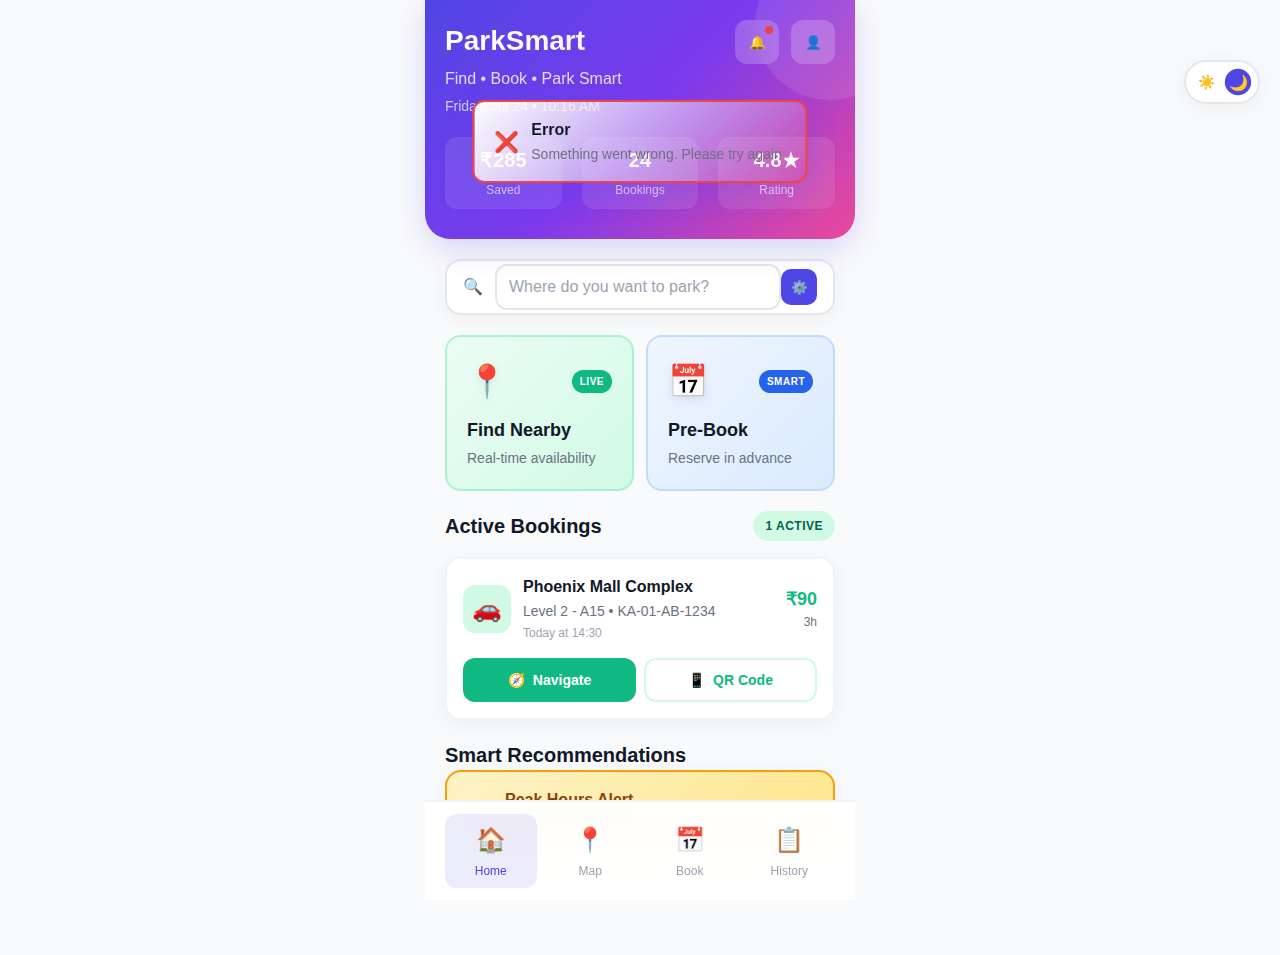
<file: index.html>
<!DOCTYPE html>
<html lang="en">
<head>
  <meta charset="UTF-8" />
  <meta name="viewport" content="width=device-width, initial-scale=1.0" />
  <title>ParkSmart - Smart Parking App</title>
  <link rel="stylesheet" href="style.css" />
  <link rel="icon" href="favicon.png" type="image/png" />
</head>
<body>
  
<!-- Dark Mode Toggle -->
<div class="theme-toggle" onclick="toggleTheme()">
<div class="theme-icon inactive" id="light-icon">☀️</div>
<div class="theme-icon active" id="dark-icon">🌙</div>
</div>
<!-- Toast Notification -->
<div class="toast" id="toast">
<div class="toast-icon" id="toast-icon">✅</div>
<div class="toast-content">
<div class="toast-title" id="toast-title">Success!</div>
<div class="toast-message" id="toast-message">Action completed successfully</div>
</div>
</div>
<div class="app-container">
<!-- Header -->
<header class="header">
<div class="header-content">
<div>
<h1 class="header-title">ParkSmart</h1>
<p class="header-subtitle">Find • Book • Park Smart</p>
<p class="header-time" id="currentTime"></p>
</div>
<div class="header-icons">
<button class="icon-btn" onclick="showNotifications()">
<span>🔔</span>
<div class="notification-dot"></div>
</button>
<button class="icon-btn" onclick="showView('profile')">
<span>👤</span>
</button>
</div>
</div>
<div class="stats-grid">
<div class="stat-item">
<span class="stat-value" id="totalSaved">₹285</span>
<span class="stat-label">Saved</span>
</div>
<div class="stat-item">
<span class="stat-value" id="totalBookings">24</span>
<span class="stat-label">Bookings</span>
</div>
<div class="stat-item">
<span class="stat-value" id="userRating">4.8★</span>
<span class="stat-label">Rating</span>
</div>
</div>
</header>
<!-- Search Bar -->
<div class="search-container">
<div class="search-bar">
<span>🔍</span>
<input class="search-input" id="searchInput" placeholder="Where do you want to park?" type="text"/>
<button class="filter-btn" onclick="showFilters()">⚙️</button>
</div>
</div>
<!-- Quick Actions -->
<div class="quick-actions">
<div class="action-card find" onclick="showView('map')">
<div class="action-header">
<span class="action-icon">📍</span>
<span class="action-badge">Live</span>
</div>
<h3 class="action-title">Find Nearby</h3>
<p class="action-subtitle">Real-time availability</p>
</div>
<div class="action-card book" onclick="showView('booking')">
<div class="action-header">
<span class="action-icon">📅</span>
<span class="action-badge smart">Smart</span>
</div>
<h3 class="action-title">Pre-Book</h3>
<p class="action-subtitle">Reserve in advance</p>
</div>
</div>
<!-- Main Content Views -->
<div id="dashboard-view">
<!-- Active Bookings -->
<div class="section">
<div class="section-header">
<h2 class="section-title">Active Bookings</h2>
<span class="status-badge" id="activeBookingsCount">1 Active</span>
</div>
<div id="activeBookingsList">
<!-- Active bookings will be populated here -->
</div>
</div>
<!-- Smart Recommendations -->
<div class="section">
<h2 class="section-title">Smart Recommendations</h2>
<div class="booking-card smart-recommendation" style="background: linear-gradient(135deg, #FEF3C7, #FDE68A); border-color: #F59E0B;">
<div style="display: flex; align-items: center; gap: 12px;">
<span style="font-size: 24px;">⚡</span>
<div>
<div class="booking-location" style="color: #92400E;">Peak Hours Alert</div>
<div class="booking-spot" style="color: #B45309;">Book early for 2-4 PM slots to save 15%</div>
</div>
</div>
</div>
</div>
</div>
<!-- Map View -->
<div class="hidden" id="map-view">
<div class="section">
<div style="background: linear-gradient(135deg, #DBEAFE, #E0E7FF); height: 250px; border-radius: 16px; display: flex; flex-direction: column; align-items: center; justify-content: center; margin-bottom: 20px; position: relative;">
<span style="font-size: 64px; margin-bottom: 16px;">🗺️</span>
<h3 style="font-size: 18px; font-weight: bold; color: #1E40AF; margin-bottom: 8px;">Interactive Map</h3>
<p style="color: #3730A3;">Real-time parking availability</p>
<!-- Mock Markers -->
<div style="position: absolute; top: 20px; left: 20px; background: #10B981; color: white; padding: 8px 12px; border-radius: 12px; font-size: 12px; font-weight: bold;">
                        18 Available
                    </div>
<div style="position: absolute; top: 60px; right: 30px; background: #F59E0B; color: white; padding: 8px 12px; border-radius: 12px; font-size: 12px; font-weight: bold;">
                        12 Available
                    </div>
<div style="position: absolute; bottom: 40px; left: 50px; background: #EF4444; color: white; padding: 8px 12px; border-radius: 12px; font-size: 12px; font-weight: bold;">
                        Full
                    </div>
</div>
<!-- Parking Spots List -->
<div id="parking-spots">
<!-- Spots will be dynamically generated -->
</div>
</div>
</div>
<!-- Booking View -->
<div class="hidden" id="booking-view">
<div class="section">
<h2 class="section-title">Smart Booking</h2>
<div class="booking-card">
<h3 style="margin-bottom: 16px; font-size: 18px; font-weight: bold;">Booking Details</h3>
<div style="margin-bottom: 16px;">
<label style="display: block; margin-bottom: 8px; font-weight: 600; color: var(--text-primary);">Selected Location</label>
<div style="background: #EFF6FF; border: 2px solid #BFDBFE; padding: 16px; border-radius: 12px;">
<div id="selectedLocation" style="font-weight: bold; color: #1E40AF;">Phoenix Mall Complex</div>
<div id="selectedAddress" style="font-size: 14px; color: #3730A3;">Velachery Main Road, Chennai</div>
<div id="selectedPrice" style="font-size: 18px; font-weight: bold; color: #4F46E5; margin-top: 8px;">₹30/hour</div>
</div>
</div>
<div style="display: grid; grid-template-columns: 1fr 1fr; gap: 16px; margin-bottom: 16px;">
<div>
<label style="display: block; margin-bottom: 8px; font-weight: 600; color: var(--text-primary);">Date</label>
<input id="bookingDate" style="width: 100%; padding: 12px; border: 2px solid var(--border-primary); border-radius: 12px; font-size: 16px; background: var(--bg-secondary); color: var(--text-primary);" type="date"/>
</div>
<div>
<label style="display: block; margin-bottom: 8px; font-weight: 600; color: var(--text-primary);">Time</label>
<input id="bookingTime" style="width: 100%; padding: 12px; border: 2px solid var(--border-primary); border-radius: 12px; font-size: 16px; background: var(--bg-secondary); color: var(--text-primary);" type="time"/>
</div>
</div>
<div style="margin-bottom: 20px;">
<label style="display: block; margin-bottom: 8px; font-weight: 600; color: var(--text-primary);">Duration</label>
<div id="durationButtons" style="display: grid; grid-template-columns: repeat(5, 1fr); gap: 8px;">
<button class="duration-btn active" data-duration="1">1h</button>
<button class="duration-btn" data-duration="2">2h</button>
<button class="duration-btn" data-duration="3">3h</button>
<button class="duration-btn" data-duration="4">4h</button>
<button class="duration-btn" data-duration="8">8h</button>
</div>
</div>
<button class="book-btn" id="completeBookingBtn" onclick="showBookingSuccess()">
                        Complete Booking - ₹82
                    </button>
</div>
</div>
</div>
<!-- Profile View -->
<div class="hidden" id="profile-view">
<div class="section">
<div style="background: var(--gradient-primary); color: white; padding: 24px; border-radius: 16px; margin-bottom: 20px;">
<div style="display: flex; align-items: center; gap: 16px; margin-bottom: 20px;">
<div style="width: 64px; height: 64px; background: rgba(255,255,255,0.2); border-radius: 50%; display: flex; align-items: center; justify-content: center; font-size: 32px;">
                            👤
                        </div>
<div>
<h2 id="userName" style="font-size: 24px; font-weight: bold; margin-bottom: 4px;">Rajesh Kumar</h2>
<p style="opacity: 0.8;">Premium Member</p>
<p style="opacity: 0.7; font-size: 14px;">Member since Jan 2024</p>
</div>
</div>
<div style="display: grid; grid-template-columns: repeat(3, 1fr); gap: 16px; text-align: center; border-top: 1px solid rgba(255,255,255,0.2); padding-top: 16px;">
<div>
<div id="profileTotalBookings" style="font-size: 20px; font-weight: bold;">28</div>
<div style="font-size: 12px; opacity: 0.7;">Total Bookings</div>
</div>
<div>
<div id="profileTotalSpent" style="font-size: 20px; font-weight: bold;">₹2,450</div>
<div style="font-size: 12px; opacity: 0.7;">Total Spent</div>
</div>
<div>
<div id="profileRating" style="font-size: 20px; font-weight: bold;">4.9★</div>
<div style="font-size: 12px; opacity: 0.7;">Your Rating</div>
</div>
</div>
</div>
<h2 class="section-title" style="margin-bottom: 16px;">Recent Bookings</h2>
<div id="recentBookingsList">
<!-- Recent bookings will be populated here -->
</div>
</div>
</div>
<!-- History View -->
<div class="hidden" id="history-view">
<div class="section">
<h2 class="section-title">Booking History</h2>
<div id="historyList">
<!-- History will be populated here -->
</div>
</div>
</div>
</div>
<!-- Bottom Navigation -->
<nav class="bottom-nav">
<div class="nav-item active" id="nav-dashboard" onclick="showView('dashboard')">
<div class="nav-icon">🏠</div>
<div class="nav-label">Home</div>
</div>
<div class="nav-item" id="nav-map" onclick="showView('map')">
<div class="nav-icon">📍</div>
<div class="nav-label">Map</div>
</div>
<div class="nav-item" id="nav-booking" onclick="showView('booking')">
<div class="nav-icon">📅</div>
<div class="nav-label">Book</div>
</div>
<div class="nav-item" id="nav-history" onclick="showView('history')">
<div class="nav-icon">📋</div>
<div class="nav-label">History</div>
</div>
</nav>
<!-- Success Modal -->
<div class="modal" id="successModal">
<div class="modal-content">
<div class="success-icon">
<span>✅</span>
</div>
<h3 class="modal-title">Booking Confirmed!</h3>
<p class="modal-text">Your parking spot has been reserved successfully. You'll receive a confirmation via SMS and email.</p>
<button class="btn btn-primary" onclick="closeModal()" style="width: 100%;">
                Great! Thanks
            </button>
</div>
</div>
<script>
        // ===== APPLICATION STATE =====
        let currentView = 'dashboard';
        let currentTheme = 'light';
        let selectedDuration = 1;
        let bookingData = {
            location: 'Phoenix Mall Complex',
            address: 'Velachery Main Road, Chennai',
            price: 30,
            date: '',
            time: '',
            duration: 1
        };

        // ===== SAMPLE DATA =====
        const parkingSpots = [
            {
                id: 1,
                name: 'Phoenix Mall Complex',
                address: 'Velachery Main Road, Chennai',
                price: 30,
                available: 18,
                total: 50,
                distance: '0.2 km',
                amenities: ['CCTV', 'Security', 'Covered', 'EV Charging'],
                rating: 4.8
            },
            {
                id: 2,
                name: 'Express Avenue Mall',
                address: 'Royapettah, Chennai',
                price: 35,
                available: 12,
                total: 40,
                distance: '0.5 km',
                amenities: ['CCTV', 'Security', 'Valet'],
                rating: 4.6
            },
            {
                id: 3,
                name: 'Forum Vijaya Mall',
                address: 'Vadapalani, Chennai',
                price: 25,
                available: 0,
                total: 30,
                distance: '0.8 km',
                amenities: ['CCTV', 'Covered'],
                rating: 4.4
            },
            {
                id: 4,
                name: 'VR Chennai',
                address: 'Anna Nagar, Chennai',
                price: 40,
                available: 25,
                total: 60,
                distance: '1.2 km',
                amenities: ['CCTV', 'Security', 'Covered', 'EV Charging', 'Valet'],
                rating: 4.9
            }
        ];

        const activeBookings = [
            {
                id: 1,
                location: 'Phoenix Mall Complex',
                spot: 'Level 2 - A15',
                vehicle: 'KA-01-AB-1234',
                time: 'Today at 14:30',
                amount: 90,
                duration: '3h',
                status: 'active'
            }
        ];

        const bookingHistory = [
            {
                id: 1,
                location: 'Phoenix Mall Complex',
                spot: 'Level 2 - A15',
                duration: '3 hours',
                date: 'Jan 15, 2024',
                amount: 90,
                status: 'completed'
            },
            {
                id: 2,
                location: 'Express Avenue Mall',
                spot: 'Level 1 - B08',
                duration: '2 hours',
                date: 'Jan 12, 2024',
                amount: 70,
                status: 'completed'
            },
            {
                id: 3,
                location: 'Forum Vijaya Mall',
                spot: 'Ground - C12',
                duration: '4 hours',
                date: 'Jan 10, 2024',
                amount: 100,
                status: 'completed'
            }
        ];

        // ===== INITIALIZATION =====
        document.addEventListener('DOMContentLoaded', function() {
            initializeApp();
        });

        function initializeApp() {
            updateCurrentTime();
            setInterval(updateCurrentTime, 1000);
            
            // Set current date and time for booking
            const now = new Date();
            const today = now.toISOString().split('T')[0];
            const currentTime = now.toTimeString().slice(0, 5);
            
            document.getElementById('bookingDate').value = today;
            document.getElementById('bookingTime').value = currentTime;
            
            // Initialize views
            renderActiveBookings();
            renderParkingSpots();
            renderRecentBookings();
            renderBookingHistory();
            
            // Initialize duration buttons
            initializeDurationButtons();
            
            // Initialize search functionality
            initializeSearch();
            
            // Load saved theme
            loadTheme();
        }

        // ===== TIME MANAGEMENT =====
        function updateCurrentTime() {
            const now = new Date();
            const timeString = now.toLocaleTimeString('en-US', { 
                hour: '2-digit', 
                minute: '2-digit',
                hour12: true 
            });
            const dateString = now.toLocaleDateString('en-US', { 
                weekday: 'long',
                month: 'short',
                day: 'numeric'
            });
            
            document.getElementById('currentTime').textContent = `${dateString} • ${timeString}`;
        }

        // ===== THEME MANAGEMENT =====
        function toggleTheme() {
            currentTheme = currentTheme === 'light' ? 'dark' : 'light';
            applyTheme();
            saveTheme();
        }

        function applyTheme() {
            document.body.setAttribute('data-theme', currentTheme);
            
            const lightIcon = document.getElementById('light-icon');
            const darkIcon = document.getElementById('dark-icon');
            
            if (currentTheme === 'dark') {
                lightIcon.classList.add('active');
                lightIcon.classList.remove('inactive');
                darkIcon.classList.add('inactive');
                darkIcon.classList.remove('active');
            } else {
                darkIcon.classList.add('active');
                darkIcon.classList.remove('inactive');
                lightIcon.classList.add('inactive');
                lightIcon.classList.remove('active');
            }
        }

        function saveTheme() {
            // In a real app, this would save to localStorage
            // localStorage.setItem('parksmartTheme', currentTheme);
        }

        function loadTheme() {
            // In a real app, this would load from localStorage
            // const savedTheme = localStorage.getItem('parksmartTheme');
            // if (savedTheme) {
            //     currentTheme = savedTheme;
            //     applyTheme();
            // }
        }

        // ===== VIEW MANAGEMENT =====
        function showView(viewName) {
            // Hide all views
            const views = ['dashboard-view', 'map-view', 'booking-view', 'profile-view', 'history-view'];
            views.forEach(view => {
                document.getElementById(view).classList.add('hidden');
            });
            
            // Show selected view
            document.getElementById(viewName + '-view').classList.remove('hidden');
            
            // Update navigation
            const navItems = document.querySelectorAll('.nav-item');
            navItems.forEach(item => item.classList.remove('active'));
            
            const activeNav = document.getElementById('nav-' + viewName);
            if (activeNav) {
                activeNav.classList.add('active');
            }
            
            currentView = viewName;
            
            // Trigger view-specific actions
            if (viewName === 'map') {
                renderParkingSpots();
            } else if (viewName === 'booking') {
                updateBookingPrice();
            } else if (viewName === 'history') {
                renderBookingHistory();
            }
        }

        // ===== BOOKING MANAGEMENT =====
        function renderActiveBookings() {
            const container = document.getElementById('activeBookingsList');
            container.innerHTML = '';
            
            activeBookings.forEach(booking => {
                const bookingElement = createBookingCard(booking, true);
                container.appendChild(bookingElement);
            });
        }

        function createBookingCard(booking, isActive = false) {
            const card = document.createElement('div');
            card.className = 'booking-card';
            
            card.innerHTML = `
                <div class="booking-header">
                    <div class="booking-icon">🚗</div>
                    <div class="booking-details">
                        <div class="booking-location">${booking.location}</div>
                        <div class="booking-spot">${booking.spot}${booking.vehicle ? ' • ' + booking.vehicle : ''}</div>
                        <div class="booking-time">${booking.time || booking.date}</div>
                    </div>
                    <div class="booking-amount">
                        <div class="amount-text">₹${booking.amount}</div>
                        <div class="duration-text">${booking.duration}</div>
                    </div>
                </div>
                ${isActive ? `
                <div class="booking-actions">
                    <button class="btn btn-primary" onclick="navigateToSpot(${booking.id})">
                        <span>🧭</span> Navigate
                    </button>
                    <button class="btn btn-secondary" onclick="showQRCode(${booking.id})">
                        <span>📱</span> QR Code
                    </button>
                </div>
                ` : ''}
            `;
            
            return card;
        }

        function renderRecentBookings() {
            const container = document.getElementById('recentBookingsList');
            container.innerHTML = '';
            
            bookingHistory.slice(0, 3).forEach(booking => {
                const bookingElement = createBookingCard(booking);
                container.appendChild(bookingElement);
            });
        }

        function renderBookingHistory() {
            const container = document.getElementById('historyList');
            container.innerHTML = '';
            
            bookingHistory.forEach(booking => {
                const bookingElement = createBookingCard(booking);
                container.appendChild(bookingElement);
            });
        }

        // ===== PARKING SPOTS MANAGEMENT =====
        function renderParkingSpots() {
            const container = document.getElementById('parking-spots');
            container.innerHTML = '';
            
            parkingSpots.forEach(spot => {
                const spotElement = createSpotCard(spot);
                container.appendChild(spotElement);
            });
        }

        function createSpotCard(spot) {
            const card = document.createElement('div');
            card.className = 'spot-card';
            
            const isAvailable = spot.available > 0;
            const statusClass = isAvailable ? 'available' : 'full';
            
            card.innerHTML = `
                <div class="spot-header">
                    <div class="spot-info">
                        <div class="spot-name">${spot.name}</div>
                        <div class="spot-address">${spot.address}</div>
                        <div class="spot-meta">
                            <div class="meta-item">
                                <span>📍</span>
                                <span>${spot.distance}</span>
                            </div>
                            <div class="meta-item">
                                <span>⭐</span>
                                <span>${spot.rating}</span>
                            </div>
                        </div>
                    </div>
                    <div class="price-container">
                        <div class="price-text">₹${spot.price}</div>
                        <div class="price-label">per hour</div>
                    </div>
                </div>
                <div class="availability-row">
                    <div class="status-dot ${statusClass}"></div>
                    <span>${spot.available} of ${spot.total} spots available</span>
                </div>
                <div class="amenities">
                    ${spot.amenities.map(amenity => `<span class="amenity-tag">${amenity}</span>`).join('')}
                </div>
                <button class="book-btn" ${!isAvailable ? 'disabled' : ''} onclick="selectSpot(${spot.id})">
                    ${isAvailable ? 'Book Now' : 'Full'}
                </button>
            `;
            
            return card;
        }

        function selectSpot(spotId) {
            const spot = parkingSpots.find(s => s.id === spotId);
            if (!spot || spot.available === 0) return;
            
            bookingData.location = spot.name;
            bookingData.address = spot.address;
            bookingData.price = spot.price;
            
            document.getElementById('selectedLocation').textContent = spot.name;
            document.getElementById('selectedAddress').textContent = spot.address;
            document.getElementById('selectedPrice').textContent = `₹${spot.price}/hour`;
            
            showView('booking');
            updateBookingPrice();
        }

        // ===== DURATION MANAGEMENT =====
        function initializeDurationButtons() {
            const buttons = document.querySelectorAll('.duration-btn');
            buttons.forEach(button => {
                button.addEventListener('click', function() {
                    buttons.forEach(btn => btn.classList.remove('active'));
                    this.classList.add('active');
                    selectedDuration = parseInt(this.dataset.duration);
                    bookingData.duration = selectedDuration;
                    updateBookingPrice();
                });
            });
        }

        function updateBookingPrice() {
            const totalPrice = bookingData.price * selectedDuration;
            const bookingBtn = document.getElementById('completeBookingBtn');
            if (bookingBtn) {
                bookingBtn.textContent = `Complete Booking - ₹${totalPrice}`;
            }
        }

        // ===== SEARCH FUNCTIONALITY =====
        function initializeSearch() {
            const searchInput = document.getElementById('searchInput');
            searchInput.addEventListener('input', function() {
                const query = this.value.toLowerCase();
                filterParkingSpots(query);
            });
        }

        function filterParkingSpots(query) {
            if (currentView !== 'map') return;
            
            const container = document.getElementById('parking-spots');
            const spotCards = container.querySelectorAll('.spot-card');
            
            spotCards.forEach(card => {
                const spotName = card.querySelector('.spot-name').textContent.toLowerCase();
                const spotAddress = card.querySelector('.spot-address').textContent.toLowerCase();
                
                if (spotName.includes(query) || spotAddress.includes(query)) {
                    card.style.display = 'block';
                } else {
                    card.style.display = query === '' ? 'block' : 'none';
                }
            });
        }

        // ===== MODAL MANAGEMENT =====
        function showBookingSuccess() {
            // Update booking data
            bookingData.date = document.getElementById('bookingDate').value;
            bookingData.time = document.getElementById('bookingTime').value;
            
            // Show loading state
            const btn = document.getElementById('completeBookingBtn');
            btn.classList.add('loading');
            btn.textContent = 'Processing...';
            
            // Simulate booking process
            setTimeout(() => {
                btn.classList.remove('loading');
                btn.textContent = `Complete Booking - ₹${bookingData.price * selectedDuration}`;
                
                // Add to active bookings
                const newBooking = {
                    id: Date.now(),
                    location: bookingData.location,
                    spot: 'Level 2 - A15',
                    vehicle: 'KA-01-AB-1234',
                    time: `${bookingData.date} at ${bookingData.time}`,
                    amount: bookingData.price * selectedDuration,
                    duration: `${selectedDuration}h`,
                    status: 'active'
                };
                
                activeBookings.push(newBooking);
                renderActiveBookings();
                
                document.getElementById('successModal').classList.add('show');
                showToast('Booking Confirmed!', 'Your parking spot has been reserved successfully.', 'success');
            }, 2000);
        }

        function closeModal() {
            document.getElementById('successModal').classList.remove('show');
            showView('dashboard');
        }

        // ===== NOTIFICATION FUNCTIONS =====
        function showNotifications() {
            showToast('Notifications', 'You have 3 new notifications', 'success');
        }

        function showFilters() {
            showToast('Filters', 'Filter options coming soon!', 'success');
        }

        function navigateToSpot(bookingId) {
            showToast('Navigation', 'Opening navigation to your parking spot...', 'success');
        }

        function showQRCode(bookingId) {
            showToast('QR Code', 'QR code for parking entry generated!', 'success');
        }

        // ===== TOAST NOTIFICATIONS =====
        function showToast(title, message, type = 'success') {
            const toast = document.getElementById('toast');
            const toastIcon = document.getElementById('toast-icon');
            const toastTitle = document.getElementById('toast-title');
            const toastMessage = document.getElementById('toast-message');
            
            // Set content
            toastTitle.textContent = title;
            toastMessage.textContent = message;
            
            // Set icon based on type
            switch(type) {
                case 'success':
                    toastIcon.textContent = '✅';
                    toast.className = 'toast success';
                    break;
                case 'error':
                    toastIcon.textContent = '❌';
                    toast.className = 'toast error';
                    break;
                case 'warning':
                    toastIcon.textContent = '⚠️';
                    toast.className = 'toast warning';
                    break;
                default:
                    toastIcon.textContent = 'ℹ️';
                    toast.className = 'toast';
            }
            
            // Show toast
            toast.classList.add('show');
            
            // Hide after 3 seconds
            setTimeout(() => {
                toast.classList.remove('show');
            }, 3000);
        }

        // ===== UTILITY FUNCTIONS =====
        function formatDate(date) {
            return new Date(date).toLocaleDateString('en-US', {
                year: 'numeric',
                month: 'short',
                day: 'numeric'
            });
        }

        function formatTime(time) {
            return new Date(`2000-01-01T${time}`).toLocaleTimeString('en-US', {
                hour: 'numeric',
                minute: '2-digit',
                hour12: true
            });
        }

        function formatCurrency(amount) {
            return `₹${amount.toLocaleString()}`;
        }

        // ===== EVENT LISTENERS =====
        document.addEventListener('click', function(e) {
            // Close modals when clicking outside
            if (e.target.classList.contains('modal')) {
                e.target.classList.remove('show');
            }
        });

        // Prevent form submission on Enter key
        document.addEventListener('keydown', function(e) {
            if (e.key === 'Enter' && e.target.tagName !== 'BUTTON') {
                e.preventDefault();
            }
        });

        // Handle online/offline status
        window.addEventListener('online', function() {
            showToast('Connected', 'You are back online!', 'success');
        });

        window.addEventListener('offline', function() {
            showToast('Offline', 'You are currently offline. Some features may be limited.', 'warning');
        });

        // ===== PWA SUPPORT =====
        let deferredPrompt;

        window.addEventListener('beforeinstallprompt', (e) => {
            // Prevent Chrome 67 and earlier from automatically showing the prompt
            e.preventDefault();
            // Stash the event so it can be triggered later
            deferredPrompt = e;
            // Show install prompt
            showInstallPrompt();
        });

        function showInstallPrompt() {
            const installPrompt = document.createElement('div');
            installPrompt.className = 'install-prompt show';
            installPrompt.innerHTML = `
                <div class="install-text">
                    <strong>Install ParkSmart</strong><br>
                    Get quick access to parking spots
                </div>
                <button class="install-btn" onclick="installApp()">Install</button>
                <button class="install-btn" onclick="dismissInstall()" style="background: transparent; color: white;">Later</button>
            `;
            
            document.body.appendChild(installPrompt);
        }

        function installApp() {
            if (deferredPrompt) {
                deferredPrompt.prompt();
                deferredPrompt.userChoice.then((choiceResult) => {
                    if (choiceResult.outcome === 'accepted') {
                        showToast('Success', 'ParkSmart installed successfully!', 'success');
                    }
                    deferredPrompt = null;
                });
            }
            dismissInstall();
        }

        function dismissInstall() {
            const installPrompt = document.querySelector('.install-prompt');
            if (installPrompt) {
                installPrompt.remove();
            }
        }

        // ===== SERVICE WORKER REGISTRATION =====
        if ('serviceWorker' in navigator) {
            window.addEventListener('load', () => {
                navigator.serviceWorker.register('/sw.js')
                    .then((registration) => {
                        console.log('SW registered: ', registration);
                    })
                    .catch((registrationError) => {
                        console.log('SW registration failed: ', registrationError);
                    });
            });
        }

        // ===== PERFORMANCE OPTIMIZATIONS =====
        // Lazy load images
        function lazyLoadImages() {
            const images = document.querySelectorAll('img[data-lazy]');
            const imageObserver = new IntersectionObserver((entries, observer) => {
                entries.forEach(entry => {
                    if (entry.isIntersecting) {
                        const img = entry.target;
                        img.src = img.dataset.lazy;
                        img.classList.remove('lazy');
                        imageObserver.unobserve(img);
                    }
                });
            });

            images.forEach(img => imageObserver.observe(img));
        }

        // Debounce function for search
        function debounce(func, wait) {
            let timeout;
            return function executedFunction(...args) {
                const later = () => {
                    clearTimeout(timeout);
                    func(...args);
                };
                clearTimeout(timeout);
                timeout = setTimeout(later, wait);
            };
        }

        // ===== ANALYTICS & TRACKING =====
        function trackEvent(eventName, properties = {}) {
            // In a real app, this would send data to analytics service
            console.log('Event tracked:', eventName, properties);
        }

        // Track view changes
        function trackViewChange(viewName) {
            trackEvent('view_changed', { view: viewName, timestamp: Date.now() });
        }

        // Track booking attempts
        function trackBookingAttempt(spotId) {
            trackEvent('booking_attempted', { spotId, timestamp: Date.now() });
        }

        // ===== ERROR HANDLING =====
        window.addEventListener('error', function(e) {
            console.error('Global error:', e.error);
            showToast('Error', 'Something went wrong. Please try again.', 'error');
        });

        window.addEventListener('unhandledrejection', function(e) {
            console.error('Unhandled promise rejection:', e.reason);
            showToast('Error', 'Network error. Please check your connection.', 'error');
        });

        // ===== ACCESSIBILITY ENHANCEMENTS =====
        // Keyboard navigation support
        document.addEventListener('keydown', function(e) {
            if (e.key === 'Tab') {
                document.body.classList.add('keyboard-navigation');
            }
        });

        document.addEventListener('mousedown', function() {
            document.body.classList.remove('keyboard-navigation');
        });

        // Screen reader announcements
        function announceToScreenReader(message) {
            const announcement = document.createElement('div');
            announcement.setAttribute('aria-live', 'polite');
            announcement.setAttribute('aria-atomic', 'true');
            announcement.style.position = 'absolute';
            announcement.style.left = '-10000px';
            announcement.style.width = '1px';
            announcement.style.height = '1px';
            announcement.style.overflow = 'hidden';
            announcement.textContent = message;
            
            document.body.appendChild(announcement);
            
            setTimeout(() => {
                document.body.removeChild(announcement);
            }, 1000);
        }

        // ===== FINAL INITIALIZATION =====
        // Initialize app when DOM is loaded
        if (document.readyState === 'loading') {
            document.addEventListener('DOMContentLoaded', initializeApp);
        } else {
            initializeApp();
        }

        // Initialize lazy loading
        if (document.readyState === 'complete') {
            lazyLoadImages();
        } else {
            window.addEventListener('load', lazyLoadImages);
        }

        // Add keyboard navigation styles
        const style = document.createElement('style');
        style.textContent = `
            .keyboard-navigation *:focus {
                outline: 2px solid var(--accent-primary) !important;
                outline-offset: 2px !important;
            }
        `;
        document.head.appendChild(style);

        console.log('ParkSmart App initialized successfully! 🚗✨');
    </script>

  <script src="app.js"></script>
</body>
</html>
</file>
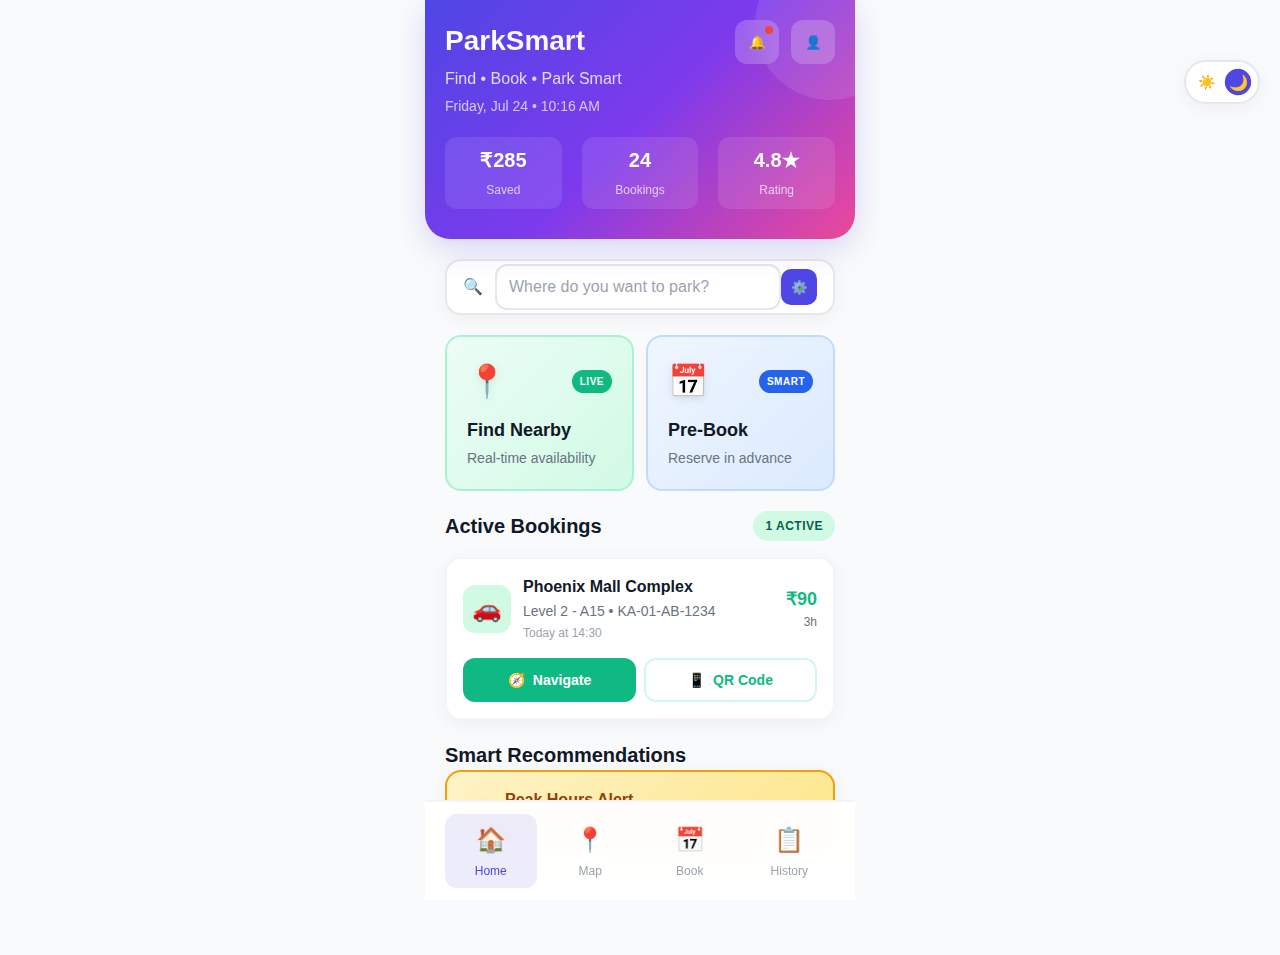
<file: parksmart_complete_app.html>
<!DOCTYPE html>
<html lang="en">
<head>
    <meta charset="UTF-8">
    <meta name="viewport" content="width=device-width, initial-scale=1.0">
    <title>ParkSmart - Smart Parking App</title>
    <link rel="manifest" href="manifest.json">
    <meta name="theme-color" content="#4F46E5">
    <link rel="apple-touch-icon" href="icon-192.png">
    <style>
        /* ParkSmart App - Complete CSS Stylesheet with Dark Mode */

        /* ===== CSS VARIABLES FOR THEMING ===== */
        :root {
            /* Light Mode Colors */
            --bg-primary: #F9FAFB;
            --bg-secondary: #FFFFFF;
            --bg-tertiary: #F3F4F6;
            --text-primary: #111827;
            --text-secondary: #6B7280;
            --text-tertiary: #9CA3AF;
            --border-primary: #E5E7EB;
            --border-secondary: #F3F4F6;
            --accent-primary: #4F46E5;
            --accent-secondary: #10B981;
            --gradient-primary: linear-gradient(135deg, #4F46E5, #7C3AED, #EC4899);
            --shadow-light: 0 4px 20px rgba(0, 0, 0, 0.05);
            --shadow-medium: 0 10px 30px rgba(79, 70, 229, 0.2);
        }

        /* Dark Mode Colors */
        [data-theme="dark"] {
            --bg-primary: #0F172A;
            --bg-secondary: #1E293B;
            --bg-tertiary: #334155;
            --text-primary: #F8FAFC;
            --text-secondary: #CBD5E1;
            --text-tertiary: #64748B;
            --border-primary: #334155;
            --border-secondary: #475569;
            --accent-primary: #6366F1;
            --accent-secondary: #10B981;
            --gradient-primary: linear-gradient(135deg, #6366F1, #8B5CF6, #EC4899);
            --shadow-light: 0 4px 20px rgba(0, 0, 0, 0.3);
            --shadow-medium: 0 10px 30px rgba(99, 102, 241, 0.3);
        }

        /* ===== RESET & BASE STYLES ===== */
        * {
            margin: 0;
            padding: 0;
            box-sizing: border-box;
        }

        body {
            font-family: -apple-system, BlinkMacSystemFont, 'Segoe UI', Roboto, sans-serif;
            background: var(--bg-primary);
            color: var(--text-primary);
            overflow-x: hidden;
            user-select: none;
            -webkit-user-select: none;
            -webkit-touch-callout: none;
            line-height: 1.5;
            transition: background-color 0.3s ease, color 0.3s ease;
        }

        .app-container {
            max-width: 430px;
            margin: 0 auto;
            min-height: 100vh;
            background: var(--bg-primary);
            position: relative;
            padding-bottom: 80px;
            transition: background-color 0.3s ease;
        }

        /* ===== DARK MODE TOGGLE ===== */
        .theme-toggle {
            position: fixed;
            top: 60px;
            right: 20px;
            z-index: 1001;
            background: var(--bg-secondary);
            border: 2px solid var(--border-primary);
            border-radius: 50px;
            padding: 8px;
            cursor: pointer;
            display: flex;
            align-items: center;
            gap: 8px;
            box-shadow: var(--shadow-light);
            transition: all 0.3s ease;
        }

        .theme-toggle:hover {
            transform: scale(1.05);
            box-shadow: var(--shadow-medium);
        }

        .theme-icon {
            width: 24px;
            height: 24px;
            display: flex;
            align-items: center;
            justify-content: center;
            border-radius: 50%;
            transition: all 0.3s ease;
            font-size: 14px;
        }

        .theme-icon.active {
            background: var(--accent-primary);
            color: white;
            transform: scale(1.1);
        }

        .theme-icon.inactive {
            color: var(--text-tertiary);
        }

        /* ===== HEADER STYLES ===== */
        .header {
            background: var(--gradient-primary);
            padding: 20px 20px 30px;
            border-radius: 0 0 25px 25px;
            color: white;
            position: relative;
            overflow: hidden;
            box-shadow: var(--shadow-medium);
        }

        .header::before {
            content: '';
            position: absolute;
            top: -50px;
            right: -50px;
            width: 150px;
            height: 150px;
            background: rgba(255, 255, 255, 0.1);
            border-radius: 50%;
            animation: float 6s ease-in-out infinite;
        }

        @keyframes float {
            0%, 100% { transform: translateY(0px); }
            50% { transform: translateY(-10px); }
        }

        .header-content {
            display: flex;
            justify-content: space-between;
            align-items: flex-start;
            margin-bottom: 20px;
            position: relative;
            z-index: 2;
        }

        .header-title {
            font-size: 28px;
            font-weight: 800;
            margin-bottom: 5px;
            background: linear-gradient(45deg, #FFFFFF, #F3F4F6);
            -webkit-background-clip: text;
            -webkit-text-fill-color: transparent;
            background-clip: text;
        }

        .header-subtitle {
            font-size: 16px;
            opacity: 0.8;
            margin-bottom: 5px;
            font-weight: 500;
        }

        .header-time {
            font-size: 14px;
            opacity: 0.7;
            font-weight: 400;
        }

        .header-icons {
            display: flex;
            gap: 12px;
        }

        .icon-btn {
            width: 44px;
            height: 44px;
            background: rgba(255, 255, 255, 0.2);
            border: none;
            border-radius: 12px;
            color: white;
            cursor: pointer;
            display: flex;
            align-items: center;
            justify-content: center;
            position: relative;
            transition: all 0.2s ease;
            backdrop-filter: blur(10px);
        }

        .icon-btn:hover {
            background: rgba(255, 255, 255, 0.3);
            transform: translateY(-2px);
        }

        .icon-btn:active {
            transform: scale(0.95);
            background: rgba(255, 255, 255, 0.3);
        }

        .notification-dot {
            position: absolute;
            top: 6px;
            right: 6px;
            width: 8px;
            height: 8px;
            background: #EF4444;
            border-radius: 50%;
            animation: pulse 2s infinite;
        }

        @keyframes pulse {
            0% { transform: scale(1); opacity: 1; }
            50% { transform: scale(1.2); opacity: 0.7; }
            100% { transform: scale(1); opacity: 1; }
        }

        .stats-grid {
            display: grid;
            grid-template-columns: repeat(3, 1fr);
            gap: 20px;
            text-align: center;
            position: relative;
            z-index: 2;
        }

        .stat-item {
            text-align: center;
            padding: 8px;
            border-radius: 12px;
            background: rgba(255, 255, 255, 0.1);
            backdrop-filter: blur(10px);
            transition: transform 0.2s ease;
        }

        .stat-item:hover {
            transform: translateY(-2px);
        }

        .stat-value {
            font-size: 20px;
            font-weight: bold;
            display: block;
            margin-bottom: 2px;
        }

        .stat-label {
            font-size: 12px;
            opacity: 0.7;
        }

        /* ===== SEARCH BAR ===== */
        .search-container {
            padding: 0 20px;
            margin: 20px 0;
        }

        .search-bar {
            background: var(--bg-secondary);
            border-radius: 16px;
            padding: 0 16px;
            height: 56px;
            display: flex;
            align-items: center;
            box-shadow: var(--shadow-light);
            border: 2px solid var(--border-primary);
            transition: all 0.2s ease;
        }

        .search-bar:focus-within {
            border-color: var(--accent-primary);
            box-shadow: 0 4px 20px rgba(79, 70, 229, 0.15);
            transform: translateY(-2px);
        }

        .search-input {
            flex: 1;
            border: none;
            outline: none;
            font-size: 16px;
            margin-left: 12px;
            color: var(--text-primary);
            background: transparent;
        }

        .search-input::placeholder {
            color: var(--text-tertiary);
        }

        .filter-btn {
            width: 36px;
            height: 36px;
            background: var(--accent-primary);
            border: none;
            border-radius: 10px;
            color: white;
            cursor: pointer;
            transition: all 0.2s ease;
        }

        .filter-btn:hover {
            background: var(--accent-secondary);
            transform: scale(1.05);
        }

        /* ===== QUICK ACTIONS ===== */
        .quick-actions {
            display: grid;
            grid-template-columns: 1fr 1fr;
            gap: 12px;
            padding: 0 20px;
            margin-bottom: 20px;
        }

        .action-card {
            background: var(--bg-secondary);
            border: 2px solid var(--border-primary);
            border-radius: 16px;
            padding: 20px;
            text-align: left;
            cursor: pointer;
            transition: all 0.2s ease;
            position: relative;
            overflow: hidden;
        }

        .action-card:hover {
            transform: translateY(-4px);
            box-shadow: var(--shadow-medium);
        }

        .action-card:active {
            transform: scale(0.98);
        }

        .action-card.find {
            background: linear-gradient(135deg, #ECFDF5, #D1FAE5);
            border-color: #A7F3D0;
        }

        [data-theme="dark"] .action-card.find {
            background: linear-gradient(135deg, rgba(6, 95, 70, 0.2), rgba(16, 185, 129, 0.1));
            border-color: rgba(16, 185, 129, 0.3);
        }

        .action-card.book {
            background: linear-gradient(135deg, #EFF6FF, #DBEAFE);
            border-color: #BFDBFE;
        }

        [data-theme="dark"] .action-card.book {
            background: linear-gradient(135deg, rgba(30, 64, 175, 0.2), rgba(99, 102, 241, 0.1));
            border-color: rgba(99, 102, 241, 0.3);
        }

        .action-header {
            display: flex;
            justify-content: space-between;
            align-items: center;
            margin-bottom: 12px;
        }

        .action-icon {
            font-size: 32px;
            filter: drop-shadow(0 2px 4px rgba(0, 0, 0, 0.1));
        }

        .action-badge {
            background: #10B981;
            color: white;
            padding: 4px 8px;
            border-radius: 12px;
            font-size: 10px;
            font-weight: bold;
            text-transform: uppercase;
            letter-spacing: 0.5px;
        }

        .action-badge.smart {
            background: #2563EB;
        }

        .action-title {
            font-size: 18px;
            font-weight: bold;
            color: var(--text-primary);
            margin-bottom: 4px;
        }

        .action-subtitle {
            font-size: 14px;
            color: var(--text-secondary);
        }

        /* ===== SECTION STYLES ===== */
        .section {
            padding: 0 20px;
            margin-bottom: 20px;
        }

        .section-header {
            display: flex;
            justify-content: space-between;
            align-items: center;
            margin-bottom: 16px;
        }

        .section-title {
            font-size: 20px;
            font-weight: bold;
            color: var(--text-primary);
        }

        .status-badge {
            background: #D1FAE5;
            color: #065F46;
            padding: 6px 12px;
            border-radius: 20px;
            font-size: 12px;
            font-weight: 600;
            text-transform: uppercase;
            letter-spacing: 0.5px;
        }

        [data-theme="dark"] .status-badge {
            background: rgba(16, 185, 129, 0.2);
            color: #10B981;
        }

        /* ===== BOOKING CARD ===== */
        .booking-card {
            background: var(--bg-secondary);
            border-radius: 16px;
            padding: 16px;
            margin-bottom: 12px;
            box-shadow: var(--shadow-light);
            border: 2px solid var(--border-secondary);
            transition: all 0.2s ease;
        }

        .booking-card:hover {
            transform: translateY(-2px);
            box-shadow: var(--shadow-medium);
        }

        .booking-header {
            display: flex;
            align-items: center;
            margin-bottom: 16px;
        }

        .booking-icon {
            width: 48px;
            height: 48px;
            background: #D1FAE5;
            border-radius: 12px;
            display: flex;
            align-items: center;
            justify-content: center;
            margin-right: 12px;
            font-size: 24px;
            color: #059669;
        }

        [data-theme="dark"] .booking-icon {
            background: rgba(16, 185, 129, 0.2);
            color: #10B981;
        }

        .booking-details {
            flex: 1;
        }

        .booking-location {
            font-size: 16px;
            font-weight: bold;
            color: var(--text-primary);
            margin-bottom: 2px;
        }

        .booking-spot {
            font-size: 14px;
            color: var(--text-secondary);
            margin-bottom: 2px;
        }

        .booking-time {
            font-size: 12px;
            color: var(--text-tertiary);
        }

        .booking-amount {
            text-align: right;
        }

        .amount-text {
            font-size: 18px;
            font-weight: bold;
            color: #10B981;
        }

        .duration-text {
            font-size: 12px;
            color: var(--text-secondary);
        }

        .booking-actions {
            display: grid;
            grid-template-columns: 1fr 1fr;
            gap: 8px;
        }

        .btn {
            padding: 12px;
            border: none;
            border-radius: 12px;
            font-weight: 600;
            cursor: pointer;
            transition: all 0.2s ease;
            display: flex;
            align-items: center;
            justify-content: center;
            gap: 8px;
            font-size: 14px;
        }

        .btn:hover {
            transform: translateY(-2px);
        }

        .btn:active {
            transform: scale(0.98);
        }

        .btn-primary {
            background: #10B981;
            color: white;
        }

        .btn-primary:hover {
            background: #059669;
        }

        .btn-secondary {
            background: var(--bg-secondary);
            color: #10B981;
            border: 2px solid #D1FAE5;
        }

        [data-theme="dark"] .btn-secondary {
            border-color: rgba(16, 185, 129, 0.3);
        }

        .btn-secondary:hover {
            background: #D1FAE5;
        }

        [data-theme="dark"] .btn-secondary:hover {
            background: rgba(16, 185, 129, 0.1);
        }

        /* ===== PARKING SPOTS ===== */
        .spot-card {
            background: var(--bg-secondary);
            border-radius: 16px;
            padding: 20px;
            margin-bottom: 16px;
            box-shadow: var(--shadow-light);
            border: 2px solid var(--border-secondary);
            transition: all 0.2s ease;
        }

        .spot-card:hover {
            transform: translateY(-4px);
            box-shadow: var(--shadow-medium);
        }

        .spot-header {
            display: flex;
            justify-content: space-between;
            margin-bottom: 12px;
        }

        .spot-info {
            flex: 1;
        }

        .spot-name {
            font-size: 18px;
            font-weight: bold;
            color: var(--text-primary);
            margin-bottom: 4px;
        }

        .spot-address {
            font-size: 14px;
            color: var(--text-secondary);
            margin-bottom: 8px;
        }

        .spot-meta {
            display: flex;
            gap: 16px;
        }

        .meta-item {
            display: flex;
            align-items: center;
            gap: 4px;
            font-size: 14px;
            color: var(--text-secondary);
        }

        .price-container {
            text-align: right;
        }

        .price-text {
            font-size: 24px;
            font-weight: bold;
            color: var(--accent-primary);
        }

        .price-label {
            font-size: 12px;
            color: var(--text-secondary);
        }

        .availability-row {
            display: flex;
            align-items: center;
            margin-bottom: 12px;
        }

        .status-dot {
            width: 12px;
            height: 12px;
            border-radius: 50%;
            margin-right: 8px;
            animation: pulse 2s infinite;
        }

        .status-dot.available {
            background: #10B981;
        }

        .status-dot.full {
            background: #EF4444;
        }

        .amenities {  
            display: flex;
            flex-wrap: wrap;
            gap: 8px;
            margin-bottom: 16px;
        }

        .amenity-tag {
            background: var(--bg-tertiary);
            color: var(--text-secondary);
            padding: 4px 8px;
            border-radius: 12px;
            font-size: 12px;
            font-weight: 500;
            transition: all 0.2s ease;
        }

        .amenity-tag:hover {
            background: var(--accent-primary);
            color: white;
        }

        .book-btn {
            width: 100%;
            background: var(--accent-primary);
            color: white;
            border: none;
            padding: 12px;
            border-radius: 12px;
            font-weight: 600;
            cursor: pointer;
            transition: all 0.2s ease;
            font-size: 16px;
        }

        .book-btn:hover {
            background: var(--accent-secondary);
            transform: translateY(-2px);
        }

        .book-btn:active {
            transform: scale(0.98);
        }

        .book-btn:disabled {
            background: var(--border-primary);
            color: var(--text-tertiary);
            cursor: not-allowed;
            transform: none;
        }

        /* ===== BOTTOM NAVIGATION ===== */
        .bottom-nav {
            position: fixed;
            bottom: 0;
            left: 50%;
            transform: translateX(-50%);
            width: 100%;
            max-width: 430px;
            background: rgba(255, 255, 255, 0.95);
            backdrop-filter: blur(20px);
            border-top: 2px solid var(--border-secondary);
            padding: 12px 20px;
            display: grid;
            grid-template-columns: repeat(4, 1fr);
            gap: 8px;
            transition: all 0.3s ease;
        }

        [data-theme="dark"] .bottom-nav {
            background: rgba(30, 41, 59, 0.95);
        }

        .nav-item {
            display: flex;
            flex-direction: column;
            align-items: center;
            padding: 8px;
            border-radius: 12px;
            cursor: pointer;
            transition: all 0.2s ease;
            color: var(--text-tertiary);
        }

        .nav-item:hover {
            transform: translateY(-2px);
        }

        .nav-item.active {
            color: var(--accent-primary);
            background: rgba(79, 70, 229, 0.1);
        }

        .nav-icon {
            font-size: 24px;
            margin-bottom: 4px;
        }

        .nav-label {
            font-size: 12px;
            font-weight: 500;
        }

        /* ===== MODAL STYLES ===== */
        .modal {
            position: fixed;
            top: 0;
            left: 0;
            width: 100%;
            height: 100%;
            background: rgba(0, 0, 0, 0.5);
            display: none;
            align-items: center;
            justify-content: center;
            z-index: 1000;
            backdrop-filter: blur(4px);
        }

        .modal.show {
            display: flex;
            animation: fadeIn 0.3s ease;
        }

        @keyframes fadeIn {
            from { opacity: 0; }
            to { opacity: 1; }
        }

        .modal-content {
            background: var(--bg-secondary);
            margin: 20px;
            padding: 30px;
            border-radius: 20px;
            text-align: center;
            max-width: 350px;
            width: 100%;
            box-shadow: var(--shadow-medium);
            animation: slideUp 0.3s ease;
        }

        @keyframes slideUp {
            from { transform: translateY(50px); opacity: 0; }
            to { transform: translateY(0); opacity: 1; }
        }

        .success-icon {
            width: 80px;
            height: 80px;
            background: #D1FAE5;
            border-radius: 50%;
            display: flex;
            align-items: center;
            justify-content: center;
            margin: 0 auto 20px;
            font-size: 32px;
            color: #10B981;
        }

        [data-theme="dark"] .success-icon {
            background: rgba(16, 185, 129, 0.2);
        }

        .modal-title {
            font-size: 24px;
            font-weight: bold;
            color: var(--text-primary);
            margin-bottom: 10px;
        }

        .modal-text {
            color: var(--text-secondary);
            margin-bottom: 20px;
        }

        /* ===== DURATION BUTTONS ===== */
        .duration-btn {
            padding: 8px 12px;
            border: 2px solid var(--border-primary);
            background: var(--bg-secondary);
            color: var(--text-secondary);
            border-radius: 8px;
            cursor: pointer;
            transition: all 0.2s ease;
            font-weight: 600;
            font-size: 14px;
        }

        .duration-btn:hover {
            border-color: var(--accent-primary);
            color: var(--accent-primary);
        }

        .duration-btn.active {
            background: var(--accent-primary);
            border-color: var(--accent-primary);
            color: white;
        }

        /* ===== TOAST NOTIFICATIONS ===== */
        .toast {
            position: fixed;
            top: 100px;
            left: 50%;
            transform: translateX(-50%);
            background: var(--bg-secondary);
            color: var(--text-primary);
            padding: 16px 20px;
            border-radius: 12px;
            box-shadow: var(--shadow-medium);
            border: 2px solid var(--border-primary);
            z-index: 1002;
            display: flex;
            align-items: center;
            gap: 12px;
            min-width: 300px;
            animation: toastSlide 0.3s ease;
            opacity: 0;
            pointer-events: none;
        }

        .toast.show {
            opacity: 1;
            pointer-events: auto;
        }

        @keyframes toastSlide {
            from { transform: translateX(-50%) translateY(-20px); opacity: 0; }
            to { transform: translateX(-50%) translateY(0); opacity: 1; }
        }

        .toast.success {
            border-color: #10B981;
            background: linear-gradient(135deg, var(--bg-secondary), rgba(16, 185, 129, 0.05));
        }

        .toast.error {
            border-color: #EF4444;
            background: linear-gradient(135deg, var(--bg-secondary), rgba(239, 68, 68, 0.05));
        }

        .toast-icon {
            font-size: 20px;
        }

        .toast-content {
            flex: 1;
        }

        .toast-title {
            font-weight: 600;
            margin-bottom: 2px;
        }

        .toast-message {
            font-size: 14px;
            color: var(--text-secondary);
        }

        /* ===== UTILITY CLASSES ===== */
        .hidden { display: none !important; }
        .flex { display: flex; }
        .justify-between { justify-content: space-between; }
        .items-center { align-items: center; }
        .text-center { text-align: center; }
        .font-bold { font-weight: bold; }
        .text-sm { font-size: 14px; }
        .text-xs { font-size: 12px; }
        .mb-4 { margin-bottom: 16px; }
        .p-4 { padding: 16px; }

        /* ===== RESPONSIVE DESIGN ===== */
        @media (max-width: 375px) {
            .header {
                padding: 15px 15px 25px;
            }
            
            .search-container,
            .quick-actions,
            .section {
                padding: 0 15px;
            }
            
            .header-title {
                font-size: 24px;
            }
            
            .action-card {
                padding: 16px;
            }

            .theme-toggle {
                right: 15px;
                top: 55px;
            }
        }

        /* ===== ENHANCED DARK MODE ADJUSTMENTS ===== */
        [data-theme="dark"] .search-bar:focus-within {
            box-shadow: 0 4px 20px rgba(99, 102, 241, 0.25);
        }

        [data-theme="dark"] .action-card:hover {
            box-shadow: 0 10px 40px rgba(0, 0, 0, 0.3);
        }

        [data-theme="dark"] .booking-card:hover,
        [data-theme="dark"] .spot-card:hover {
            box-shadow: 0 10px 40px rgba(0, 0, 0, 0.3);
        }

        /* Smart Recommendations for Dark Mode */
        [data-theme="dark"] .smart-recommendation {
            background: linear-gradient(135deg, rgba(245, 158, 11, 0.2), rgba(251, 191, 36, 0.1)) !important;
            border-color: rgba(245, 158, 11, 0.3) !important;
        }

        [data-theme="dark"] .smart-recommendation .booking-location {
            color: #F59E0B !important;
        }

        [data-theme="dark"] .smart-recommendation .booking-spot {
            color: #D97706 !important;
        }

        /* Form Inputs */
        input[type="date"],
        input[type="time"],
        input[type="text"],
        input[type="email"],
        select,
        textarea {
            background: var(--bg-secondary);
            border: 2px solid var(--border-primary);
            color: var(--text-primary);
            border-radius: 12px;
            padding: 12px;
            font-size: 16px;
            transition: all 0.2s ease;
        }

        input[type="date"]:focus,
        input[type="time"]:focus,
        input[type="text"]:focus,
        input[type="email"]:focus,
        select:focus,
        textarea:focus {
            border-color: var(--accent-primary);
            box-shadow: 0 0 0 3px rgba(79, 70, 229, 0.1);
            outline: none;
        }

        /* Loading Animation */
        .loading {
            position: relative;
            overflow: hidden;
        }

        .loading::after {
            content: '';
            position: absolute;
            top: 0;
            left: -100%;
            width: 100%;
            height: 100%;
            background: linear-gradient(90deg, transparent, rgba(255, 255, 255, 0.2), transparent);
            animation: shimmer 2s infinite;
        }

        [data-theme="dark"] .loading::after {
            background: linear-gradient(90deg, transparent, rgba(255, 255, 255, 0.1), transparent);
        }

        @keyframes shimmer {
            0% { left: -100%; }
            100% { left: 100%; }
        }

        /* Accessibility */
        @media (prefers-reduced-motion: reduce) {
            *,
            *::before,
            *::after {
                animation-duration: 0.01ms !important;
                animation-iteration-count: 1 !important;
                transition-duration: 0.01ms !important;
            }
        }

        .btn:focus,
        .icon-btn:focus,
        .nav-item:focus,
        .action-card:focus {
            outline: 2px solid var(--accent-primary);
            outline-offset: 2px;
        }
    </style>
</head>
<body>
    <!-- Dark Mode Toggle -->
    <div class="theme-toggle" onclick="toggleTheme()">
        <div class="theme-icon inactive" id="light-icon">☀️</div>
        <div class="theme-icon active" id="dark-icon">🌙</div>
    </div>

    <!-- Toast Notification -->
    <div class="toast" id="toast">
        <div class="toast-icon" id="toast-icon">✅</div>
        <div class="toast-content">
            <div class="toast-title" id="toast-title">Success!</div>
            <div class="toast-message" id="toast-message">Action completed successfully</div>
        </div>
    </div>

    <div class="app-container">
        <!-- Header -->
        <header class="header">
            <div class="header-content">
                <div>
                    <h1 class="header-title">ParkSmart</h1>
                    <p class="header-subtitle">Find • Book • Park Smart</p>
                    <p class="header-time" id="currentTime"></p>
                </div>
                <div class="header-icons">
                    <button class="icon-btn" onclick="showNotifications()">
                        <span>🔔</span>
                        <div class="notification-dot"></div>
                    </button>
                    <button class="icon-btn" onclick="showView('profile')">
                        <span>👤</span>
                    </button>
                </div>
            </div>
            <div class="stats-grid">
                <div class="stat-item">
                    <span class="stat-value" id="totalSaved">₹285</span>
                    <span class="stat-label">Saved</span>
                </div>
                <div class="stat-item">
                    <span class="stat-value" id="totalBookings">24</span>
                    <span class="stat-label">Bookings</span>
                </div>
                <div class="stat-item">
                    <span class="stat-value" id="userRating">4.8★</span>
                    <span class="stat-label">Rating</span>
                </div>
            </div>
        </header>

        <!-- Search Bar -->
        <div class="search-container">
            <div class="search-bar">
                <span>🔍</span>
                <input type="text" class="search-input" placeholder="Where do you want to park?" id="searchInput">
                <button class="filter-btn" onclick="showFilters()">⚙️</button>
            </div>
        </div>

        <!-- Quick Actions -->
        <div class="quick-actions">
            <div class="action-card find" onclick="showView('map')">
                <div class="action-header">
                    <span class="action-icon">📍</span>
                    <span class="action-badge">Live</span>
                </div>
                <h3 class="action-title">Find Nearby</h3>
                <p class="action-subtitle">Real-time availability</p>
            </div>
            <div class="action-card book" onclick="showView('booking')">
                <div class="action-header">
                    <span class="action-icon">📅</span>
                    <span class="action-badge smart">Smart</span>
                </div>
                <h3 class="action-title">Pre-Book</h3>
                <p class="action-subtitle">Reserve in advance</p>
            </div>
        </div>

        <!-- Main Content Views -->
        <div id="dashboard-view">
            <!-- Active Bookings -->
            <div class="section">
                <div class="section-header">
                    <h2 class="section-title">Active Bookings</h2>
                    <span class="status-badge" id="activeBookingsCount">1 Active</span>
                </div>
                <div id="activeBookingsList">
                    <!-- Active bookings will be populated here -->
                </div>
            </div>

            <!-- Smart Recommendations -->
            <div class="section">
                <h2 class="section-title">Smart Recommendations</h2>
                <div class="booking-card smart-recommendation" style="background: linear-gradient(135deg, #FEF3C7, #FDE68A); border-color: #F59E0B;">
                    <div style="display: flex; align-items: center; gap: 12px;">
                        <span style="font-size: 24px;">⚡</span>
                        <div>
                            <div class="booking-location" style="color: #92400E;">Peak Hours Alert</div>
                            <div class="booking-spot" style="color: #B45309;">Book early for 2-4 PM slots to save 15%</div>
                        </div>
                    </div>
                </div>
            </div>
        </div>

        <!-- Map View -->
        <div id="map-view" class="hidden">
            <div class="section">
                <div style="background: linear-gradient(135deg, #DBEAFE, #E0E7FF); height: 250px; border-radius: 16px; display: flex; flex-direction: column; align-items: center; justify-content: center; margin-bottom: 20px; position: relative;">
                    <span style="font-size: 64px; margin-bottom: 16px;">🗺️</span>
                    <h3 style="font-size: 18px; font-weight: bold; color: #1E40AF; margin-bottom: 8px;">Interactive Map</h3>
                    <p style="color: #3730A3;">Real-time parking availability</p>
                    
                    <!-- Mock Markers -->
                    <div style="position: absolute; top: 20px; left: 20px; background: #10B981; color: white; padding: 8px 12px; border-radius: 12px; font-size: 12px; font-weight: bold;">
                        18 Available
                    </div>
                    <div style="position: absolute; top: 60px; right: 30px; background: #F59E0B; color: white; padding: 8px 12px; border-radius: 12px; font-size: 12px; font-weight: bold;">
                        12 Available
                    </div>
                    <div style="position: absolute; bottom: 40px; left: 50px; background: #EF4444; color: white; padding: 8px 12px; border-radius: 12px; font-size: 12px; font-weight: bold;">
                        Full
                    </div>
                </div>

                <!-- Parking Spots List -->
                <div id="parking-spots">
                    <!-- Spots will be dynamically generated -->
                </div>
            </div>
        </div>

        <!-- Booking View -->
        <div id="booking-view" class="hidden">
            <div class="section">
                <h2 class="section-title">Smart Booking</h2>
                <div class="booking-card">
                    <h3 style="margin-bottom: 16px; font-size: 18px; font-weight: bold;">Booking Details</h3>
                    <div style="margin-bottom: 16px;">
                        <label style="display: block; margin-bottom: 8px; font-weight: 600; color: var(--text-primary);">Selected Location</label>
                        <div style="background: #EFF6FF; border: 2px solid #BFDBFE; padding: 16px; border-radius: 12px;">
                            <div style="font-weight: bold; color: #1E40AF;" id="selectedLocation">Phoenix Mall Complex</div>
                            <div style="font-size: 14px; color: #3730A3;" id="selectedAddress">Velachery Main Road, Chennai</div>
                            <div style="font-size: 18px; font-weight: bold; color: #4F46E5; margin-top: 8px;" id="selectedPrice">₹30/hour</div>
                        </div>
                    </div>
                    <div style="display: grid; grid-template-columns: 1fr 1fr; gap: 16px; margin-bottom: 16px;">
                        <div>
                            <label style="display: block; margin-bottom: 8px; font-weight: 600; color: var(--text-primary);">Date</label>
                            <input type="date" id="bookingDate" style="width: 100%; padding: 12px; border: 2px solid var(--border-primary); border-radius: 12px; font-size: 16px; background: var(--bg-secondary); color: var(--text-primary);">
                        </div>
                        <div>
                            <label style="display: block; margin-bottom: 8px; font-weight: 600; color: var(--text-primary);">Time</label>
                            <input type="time" id="bookingTime" style="width: 100%; padding: 12px; border: 2px solid var(--border-primary); border-radius: 12px; font-size: 16px; background: var(--bg-secondary); color: var(--text-primary);">
                        </div>
                    </div>
                    <div style="margin-bottom: 20px;">
                        <label style="display: block; margin-bottom: 8px; font-weight: 600; color: var(--text-primary);">Duration</label>
                        <div style="display: grid; grid-template-columns: repeat(5, 1fr); gap: 8px;" id="durationButtons">
                            <button class="duration-btn active" data-duration="1">1h</button>
                            <button class="duration-btn" data-duration="2">2h</button>
                            <button class="duration-btn" data-duration="3">3h</button>
                            <button class="duration-btn" data-duration="4">4h</button>
                            <button class="duration-btn" data-duration="8">8h</button>
                        </div>
                    </div>
                    <button class="book-btn" id="completeBookingBtn" onclick="showBookingSuccess()">
                        Complete Booking - ₹82
                    </button>
                </div>
            </div>
        </div>

        <!-- Profile View -->
        <div id="profile-view" class="hidden">
            <div class="section">
                <div style="background: var(--gradient-primary); color: white; padding: 24px; border-radius: 16px; margin-bottom: 20px;">
                    <div style="display: flex; align-items: center; gap: 16px; margin-bottom: 20px;">
                        <div style="width: 64px; height: 64px; background: rgba(255,255,255,0.2); border-radius: 50%; display: flex; align-items: center; justify-content: center; font-size: 32px;">
                            👤
                        </div>
                        <div>
                            <h2 style="font-size: 24px; font-weight: bold; margin-bottom: 4px;" id="userName">Rajesh Kumar</h2>
                            <p style="opacity: 0.8;">Premium Member</p>
                            <p style="opacity: 0.7; font-size: 14px;">Member since Jan 2024</p>
                        </div>
                    </div>
                    <div style="display: grid; grid-template-columns: repeat(3, 1fr); gap: 16px; text-align: center; border-top: 1px solid rgba(255,255,255,0.2); padding-top: 16px;">
                        <div>
                            <div style="font-size: 20px; font-weight: bold;" id="profileTotalBookings">28</div>
                            <div style="font-size: 12px; opacity: 0.7;">Total Bookings</div>
                        </div>
                        <div>
                            <div style="font-size: 20px; font-weight: bold;" id="profileTotalSpent">₹2,450</div>
                            <div style="font-size: 12px; opacity: 0.7;">Total Spent</div>
                        </div>
                        <div>
                            <div style="font-size: 20px; font-weight: bold;" id="profileRating">4.9★</div>
                            <div style="font-size: 12px; opacity: 0.7;">Your Rating</div>
                        </div>
                    </div>
                </div>

                <h2 class="section-title" style="margin-bottom: 16px;">Recent Bookings</h2>
                <div id="recentBookingsList">
                    <!-- Recent bookings will be populated here -->
                </div>
            </div>
        </div>

        <!-- History View -->
        <div id="history-view" class="hidden">
            <div class="section">
                <h2 class="section-title">Booking History</h2>
                <div id="historyList">
                    <!-- History will be populated here -->
                </div>
            </div>
        </div>
    </div>

    <!-- Bottom Navigation -->
    <nav class="bottom-nav">
        <div class="nav-item active" onclick="showView('dashboard')" id="nav-dashboard">
            <div class="nav-icon">🏠</div>
            <div class="nav-label">Home</div>
        </div>
        <div class="nav-item" onclick="showView('map')" id="nav-map">
            <div class="nav-icon">📍</div>
            <div class="nav-label">Map</div>
        </div>
        <div class="nav-item" onclick="showView('booking')" id="nav-booking">
            <div class="nav-icon">📅</div>
            <div class="nav-label">Book</div>
        </div>
        <div class="nav-item" onclick="showView('history')" id="nav-history">
            <div class="nav-icon">📋</div>
            <div class="nav-label">History</div>
        </div>
    </nav>

    <!-- Success Modal -->
    <div class="modal" id="successModal">
        <div class="modal-content">
            <div class="success-icon">
                <span>✅</span>
            </div>
            <h3 class="modal-title">Booking Confirmed!</h3>
            <p class="modal-text">Your parking spot has been reserved successfully. You'll receive a confirmation via SMS and email.</p>
            <button class="btn btn-primary" onclick="closeModal()" style="width: 100%;">
                Great! Thanks
            </button>
        </div>
    </div>

    <script>
        // ===== APPLICATION STATE =====
        let currentView = 'dashboard';
        let currentTheme = 'light';
        let selectedDuration = 1;
        let bookingData = {
            location: 'Phoenix Mall Complex',
            address: 'Velachery Main Road, Chennai',
            price: 30,
            date: '',
            time: '',
            duration: 1
        };

        // ===== SAMPLE DATA =====
        const parkingSpots = [
            {
                id: 1,
                name: 'Phoenix Mall Complex',
                address: 'Velachery Main Road, Chennai',
                price: 30,
                available: 18,
                total: 50,
                distance: '0.2 km',
                amenities: ['CCTV', 'Security', 'Covered', 'EV Charging'],
                rating: 4.8
            },
            {
                id: 2,
                name: 'Express Avenue Mall',
                address: 'Royapettah, Chennai',
                price: 35,
                available: 12,
                total: 40,
                distance: '0.5 km',
                amenities: ['CCTV', 'Security', 'Valet'],
                rating: 4.6
            },
            {
                id: 3,
                name: 'Forum Vijaya Mall',
                address: 'Vadapalani, Chennai',
                price: 25,
                available: 0,
                total: 30,
                distance: '0.8 km',
                amenities: ['CCTV', 'Covered'],
                rating: 4.4
            },
            {
                id: 4,
                name: 'VR Chennai',
                address: 'Anna Nagar, Chennai',
                price: 40,
                available: 25,
                total: 60,
                distance: '1.2 km',
                amenities: ['CCTV', 'Security', 'Covered', 'EV Charging', 'Valet'],
                rating: 4.9
            }
        ];

        const activeBookings = [
            {
                id: 1,
                location: 'Phoenix Mall Complex',
                spot: 'Level 2 - A15',
                vehicle: 'KA-01-AB-1234',
                time: 'Today at 14:30',
                amount: 90,
                duration: '3h',
                status: 'active'
            }
        ];

        const bookingHistory = [
            {
                id: 1,
                location: 'Phoenix Mall Complex',
                spot: 'Level 2 - A15',
                duration: '3 hours',
                date: 'Jan 15, 2024',
                amount: 90,
                status: 'completed'
            },
            {
                id: 2,
                location: 'Express Avenue Mall',
                spot: 'Level 1 - B08',
                duration: '2 hours',
                date: 'Jan 12, 2024',
                amount: 70,
                status: 'completed'
            },
            {
                id: 3,
                location: 'Forum Vijaya Mall',
                spot: 'Ground - C12',
                duration: '4 hours',
                date: 'Jan 10, 2024',
                amount: 100,
                status: 'completed'
            }
        ];

        // ===== INITIALIZATION =====
        document.addEventListener('DOMContentLoaded', function() {
            initializeApp();
        });

        function initializeApp() {
            updateCurrentTime();
            setInterval(updateCurrentTime, 1000);
            
            // Set current date and time for booking
            const now = new Date();
            const today = now.toISOString().split('T')[0];
            const currentTime = now.toTimeString().slice(0, 5);
            
            document.getElementById('bookingDate').value = today;
            document.getElementById('bookingTime').value = currentTime;
            
            // Initialize views
            renderActiveBookings();
            renderParkingSpots();
            renderRecentBookings();
            renderBookingHistory();
            
            // Initialize duration buttons
            initializeDurationButtons();
            
            // Initialize search functionality
            initializeSearch();
            
            // Load saved theme
            loadTheme();
        }

        // ===== TIME MANAGEMENT =====
        function updateCurrentTime() {
            const now = new Date();
            const timeString = now.toLocaleTimeString('en-US', { 
                hour: '2-digit', 
                minute: '2-digit',
                hour12: true 
            });
            const dateString = now.toLocaleDateString('en-US', { 
                weekday: 'long',
                month: 'short',
                day: 'numeric'
            });
            
            document.getElementById('currentTime').textContent = `${dateString} • ${timeString}`;
        }

        // ===== THEME MANAGEMENT =====
        function toggleTheme() {
            currentTheme = currentTheme === 'light' ? 'dark' : 'light';
            applyTheme();
            saveTheme();
        }

        function applyTheme() {
            document.body.setAttribute('data-theme', currentTheme);
            
            const lightIcon = document.getElementById('light-icon');
            const darkIcon = document.getElementById('dark-icon');
            
            if (currentTheme === 'dark') {
                lightIcon.classList.add('active');
                lightIcon.classList.remove('inactive');
                darkIcon.classList.add('inactive');
                darkIcon.classList.remove('active');
            } else {
                darkIcon.classList.add('active');
                darkIcon.classList.remove('inactive');
                lightIcon.classList.add('inactive');
                lightIcon.classList.remove('active');
            }
        }

        function saveTheme() {
            // In a real app, this would save to localStorage
            // localStorage.setItem('parksmartTheme', currentTheme);
        }

        function loadTheme() {
            // In a real app, this would load from localStorage
            // const savedTheme = localStorage.getItem('parksmartTheme');
            // if (savedTheme) {
            //     currentTheme = savedTheme;
            //     applyTheme();
            // }
        }

        // ===== VIEW MANAGEMENT =====
        function showView(viewName) {
            // Hide all views
            const views = ['dashboard-view', 'map-view', 'booking-view', 'profile-view', 'history-view'];
            views.forEach(view => {
                document.getElementById(view).classList.add('hidden');
            });
            
            // Show selected view
            document.getElementById(viewName + '-view').classList.remove('hidden');
            
            // Update navigation
            const navItems = document.querySelectorAll('.nav-item');
            navItems.forEach(item => item.classList.remove('active'));
            
            const activeNav = document.getElementById('nav-' + viewName);
            if (activeNav) {
                activeNav.classList.add('active');
            }
            
            currentView = viewName;
            
            // Trigger view-specific actions
            if (viewName === 'map') {
                renderParkingSpots();
            } else if (viewName === 'booking') {
                updateBookingPrice();
            } else if (viewName === 'history') {
                renderBookingHistory();
            }
        }

        // ===== BOOKING MANAGEMENT =====
        function renderActiveBookings() {
            const container = document.getElementById('activeBookingsList');
            container.innerHTML = '';
            
            activeBookings.forEach(booking => {
                const bookingElement = createBookingCard(booking, true);
                container.appendChild(bookingElement);
            });
        }

        function createBookingCard(booking, isActive = false) {
            const card = document.createElement('div');
            card.className = 'booking-card';
            
            card.innerHTML = `
                <div class="booking-header">
                    <div class="booking-icon">🚗</div>
                    <div class="booking-details">
                        <div class="booking-location">${booking.location}</div>
                        <div class="booking-spot">${booking.spot}${booking.vehicle ? ' • ' + booking.vehicle : ''}</div>
                        <div class="booking-time">${booking.time || booking.date}</div>
                    </div>
                    <div class="booking-amount">
                        <div class="amount-text">₹${booking.amount}</div>
                        <div class="duration-text">${booking.duration}</div>
                    </div>
                </div>
                ${isActive ? `
                <div class="booking-actions">
                    <button class="btn btn-primary" onclick="navigateToSpot(${booking.id})">
                        <span>🧭</span> Navigate
                    </button>
                    <button class="btn btn-secondary" onclick="showQRCode(${booking.id})">
                        <span>📱</span> QR Code
                    </button>
                </div>
                ` : ''}
            `;
            
            return card;
        }

        function renderRecentBookings() {
            const container = document.getElementById('recentBookingsList');
            container.innerHTML = '';
            
            bookingHistory.slice(0, 3).forEach(booking => {
                const bookingElement = createBookingCard(booking);
                container.appendChild(bookingElement);
            });
        }

        function renderBookingHistory() {
            const container = document.getElementById('historyList');
            container.innerHTML = '';
            
            bookingHistory.forEach(booking => {
                const bookingElement = createBookingCard(booking);
                container.appendChild(bookingElement);
            });
        }

        // ===== PARKING SPOTS MANAGEMENT =====
        function renderParkingSpots() {
            const container = document.getElementById('parking-spots');
            container.innerHTML = '';
            
            parkingSpots.forEach(spot => {
                const spotElement = createSpotCard(spot);
                container.appendChild(spotElement);
            });
        }

        function createSpotCard(spot) {
            const card = document.createElement('div');
            card.className = 'spot-card';
            
            const isAvailable = spot.available > 0;
            const statusClass = isAvailable ? 'available' : 'full';
            
            card.innerHTML = `
                <div class="spot-header">
                    <div class="spot-info">
                        <div class="spot-name">${spot.name}</div>
                        <div class="spot-address">${spot.address}</div>
                        <div class="spot-meta">
                            <div class="meta-item">
                                <span>📍</span>
                                <span>${spot.distance}</span>
                            </div>
                            <div class="meta-item">
                                <span>⭐</span>
                                <span>${spot.rating}</span>
                            </div>
                        </div>
                    </div>
                    <div class="price-container">
                        <div class="price-text">₹${spot.price}</div>
                        <div class="price-label">per hour</div>
                    </div>
                </div>
                <div class="availability-row">
                    <div class="status-dot ${statusClass}"></div>
                    <span>${spot.available} of ${spot.total} spots available</span>
                </div>
                <div class="amenities">
                    ${spot.amenities.map(amenity => `<span class="amenity-tag">${amenity}</span>`).join('')}
                </div>
                <button class="book-btn" ${!isAvailable ? 'disabled' : ''} onclick="selectSpot(${spot.id})">
                    ${isAvailable ? 'Book Now' : 'Full'}
                </button>
            `;
            
            return card;
        }

        function selectSpot(spotId) {
            const spot = parkingSpots.find(s => s.id === spotId);
            if (!spot || spot.available === 0) return;
            
            bookingData.location = spot.name;
            bookingData.address = spot.address;
            bookingData.price = spot.price;
            
            document.getElementById('selectedLocation').textContent = spot.name;
            document.getElementById('selectedAddress').textContent = spot.address;
            document.getElementById('selectedPrice').textContent = `₹${spot.price}/hour`;
            
            showView('booking');
            updateBookingPrice();
        }

        // ===== DURATION MANAGEMENT =====
        function initializeDurationButtons() {
            const buttons = document.querySelectorAll('.duration-btn');
            buttons.forEach(button => {
                button.addEventListener('click', function() {
                    buttons.forEach(btn => btn.classList.remove('active'));
                    this.classList.add('active');
                    selectedDuration = parseInt(this.dataset.duration);
                    bookingData.duration = selectedDuration;
                    updateBookingPrice();
                });
            });
        }

        function updateBookingPrice() {
            const totalPrice = bookingData.price * selectedDuration;
            const bookingBtn = document.getElementById('completeBookingBtn');
            if (bookingBtn) {
                bookingBtn.textContent = `Complete Booking - ₹${totalPrice}`;
            }
        }

        // ===== SEARCH FUNCTIONALITY =====
        function initializeSearch() {
            const searchInput = document.getElementById('searchInput');
            searchInput.addEventListener('input', function() {
                const query = this.value.toLowerCase();
                filterParkingSpots(query);
            });
        }

        function filterParkingSpots(query) {
            if (currentView !== 'map') return;
            
            const container = document.getElementById('parking-spots');
            const spotCards = container.querySelectorAll('.spot-card');
            
            spotCards.forEach(card => {
                const spotName = card.querySelector('.spot-name').textContent.toLowerCase();
                const spotAddress = card.querySelector('.spot-address').textContent.toLowerCase();
                
                if (spotName.includes(query) || spotAddress.includes(query)) {
                    card.style.display = 'block';
                } else {
                    card.style.display = query === '' ? 'block' : 'none';
                }
            });
        }

        // ===== MODAL MANAGEMENT =====
        function showBookingSuccess() {
            // Update booking data
            bookingData.date = document.getElementById('bookingDate').value;
            bookingData.time = document.getElementById('bookingTime').value;
            
            // Show loading state
            const btn = document.getElementById('completeBookingBtn');
            btn.classList.add('loading');
            btn.textContent = 'Processing...';
            
            // Simulate booking process
            setTimeout(() => {
                btn.classList.remove('loading');
                btn.textContent = `Complete Booking - ₹${bookingData.price * selectedDuration}`;
                
                // Add to active bookings
                const newBooking = {
                    id: Date.now(),
                    location: bookingData.location,
                    spot: 'Level 2 - A15',
                    vehicle: 'KA-01-AB-1234',
                    time: `${bookingData.date} at ${bookingData.time}`,
                    amount: bookingData.price * selectedDuration,
                    duration: `${selectedDuration}h`,
                    status: 'active'
                };
                
                activeBookings.push(newBooking);
                renderActiveBookings();
                
                document.getElementById('successModal').classList.add('show');
                showToast('Booking Confirmed!', 'Your parking spot has been reserved successfully.', 'success');
            }, 2000);
        }

        function closeModal() {
            document.getElementById('successModal').classList.remove('show');
            showView('dashboard');
        }

        // ===== NOTIFICATION FUNCTIONS =====
        function showNotifications() {
            showToast('Notifications', 'You have 3 new notifications', 'success');
        }

        function showFilters() {
            showToast('Filters', 'Filter options coming soon!', 'success');
        }

        function navigateToSpot(bookingId) {
            showToast('Navigation', 'Opening navigation to your parking spot...', 'success');
        }

        function showQRCode(bookingId) {
            showToast('QR Code', 'QR code for parking entry generated!', 'success');
        }

        // ===== TOAST NOTIFICATIONS =====
        function showToast(title, message, type = 'success') {
            const toast = document.getElementById('toast');
            const toastIcon = document.getElementById('toast-icon');
            const toastTitle = document.getElementById('toast-title');
            const toastMessage = document.getElementById('toast-message');
            
            // Set content
            toastTitle.textContent = title;
            toastMessage.textContent = message;
            
            // Set icon based on type
            switch(type) {
                case 'success':
                    toastIcon.textContent = '✅';
                    toast.className = 'toast success';
                    break;
                case 'error':
                    toastIcon.textContent = '❌';
                    toast.className = 'toast error';
                    break;
                case 'warning':
                    toastIcon.textContent = '⚠️';
                    toast.className = 'toast warning';
                    break;
                default:
                    toastIcon.textContent = 'ℹ️';
                    toast.className = 'toast';
            }
            
            // Show toast
            toast.classList.add('show');
            
            // Hide after 3 seconds
            setTimeout(() => {
                toast.classList.remove('show');
            }, 3000);
        }

        // ===== UTILITY FUNCTIONS =====
        function formatDate(date) {
            return new Date(date).toLocaleDateString('en-US', {
                year: 'numeric',
                month: 'short',
                day: 'numeric'
            });
        }

        function formatTime(time) {
            return new Date(`2000-01-01T${time}`).toLocaleTimeString('en-US', {
                hour: 'numeric',
                minute: '2-digit',
                hour12: true
            });
        }

        function formatCurrency(amount) {
            return `₹${amount.toLocaleString()}`;
        }

        // ===== EVENT LISTENERS =====
        document.addEventListener('click', function(e) {
            // Close modals when clicking outside
            if (e.target.classList.contains('modal')) {
                e.target.classList.remove('show');
            }
        });

        // Prevent form submission on Enter key
        document.addEventListener('keydown', function(e) {
            if (e.key === 'Enter' && e.target.tagName !== 'BUTTON') {
                e.preventDefault();
            }
        });

        // Handle online/offline status
        window.addEventListener('online', function() {
            showToast('Connected', 'You are back online!', 'success');
        });

        window.addEventListener('offline', function() {
            showToast('Offline', 'You are currently offline. Some features may be limited.', 'warning');
        });

        // ===== PWA SUPPORT =====
        let deferredPrompt;

        window.addEventListener('beforeinstallprompt', (e) => {
            // Prevent Chrome 67 and earlier from automatically showing the prompt
            e.preventDefault();
            // Stash the event so it can be triggered later
            deferredPrompt = e;
            // Show install prompt
            showInstallPrompt();
        });

        function showInstallPrompt() {
            const installPrompt = document.createElement('div');
            installPrompt.className = 'install-prompt show';
            installPrompt.innerHTML = `
                <div class="install-text">
                    <strong>Install ParkSmart</strong><br>
                    Get quick access to parking spots
                </div>
                <button class="install-btn" onclick="installApp()">Install</button>
                <button class="install-btn" onclick="dismissInstall()" style="background: transparent; color: white;">Later</button>
            `;
            
            document.body.appendChild(installPrompt);
        }

        function installApp() {
            if (deferredPrompt) {
                deferredPrompt.prompt();
                deferredPrompt.userChoice.then((choiceResult) => {
                    if (choiceResult.outcome === 'accepted') {
                        showToast('Success', 'ParkSmart installed successfully!', 'success');
                    }
                    deferredPrompt = null;
                });
            }
            dismissInstall();
        }

        function dismissInstall() {
            const installPrompt = document.querySelector('.install-prompt');
            if (installPrompt) {
                installPrompt.remove();
            }
        }

        // ===== SERVICE WORKER REGISTRATION =====
        if ('serviceWorker' in navigator) {
            window.addEventListener('load', () => {
                navigator.serviceWorker.register('/sw.js')
                    .then((registration) => {
                        console.log('SW registered: ', registration);
                    })
                    .catch((registrationError) => {
                        console.log('SW registration failed: ', registrationError);
                    });
            });
        }

        // ===== PERFORMANCE OPTIMIZATIONS =====
        // Lazy load images
        function lazyLoadImages() {
            const images = document.querySelectorAll('img[data-lazy]');
            const imageObserver = new IntersectionObserver((entries, observer) => {
                entries.forEach(entry => {
                    if (entry.isIntersecting) {
                        const img = entry.target;
                        img.src = img.dataset.lazy;
                        img.classList.remove('lazy');
                        imageObserver.unobserve(img);
                    }
                });
            });

            images.forEach(img => imageObserver.observe(img));
        }

        // Debounce function for search
        function debounce(func, wait) {
            let timeout;
            return function executedFunction(...args) {
                const later = () => {
                    clearTimeout(timeout);
                    func(...args);
                };
                clearTimeout(timeout);
                timeout = setTimeout(later, wait);
            };
        }

        // ===== ANALYTICS & TRACKING =====
        function trackEvent(eventName, properties = {}) {
            // In a real app, this would send data to analytics service
            console.log('Event tracked:', eventName, properties);
        }

        // Track view changes
        function trackViewChange(viewName) {
            trackEvent('view_changed', { view: viewName, timestamp: Date.now() });
        }

        // Track booking attempts
        function trackBookingAttempt(spotId) {
            trackEvent('booking_attempted', { spotId, timestamp: Date.now() });
        }

        // ===== ERROR HANDLING =====
        window.addEventListener('error', function(e) {
            console.error('Global error:', e.error);
            showToast('Error', 'Something went wrong. Please try again.', 'error');
        });

        window.addEventListener('unhandledrejection', function(e) {
            console.error('Unhandled promise rejection:', e.reason);
            showToast('Error', 'Network error. Please check your connection.', 'error');
        });

        // ===== ACCESSIBILITY ENHANCEMENTS =====
        // Keyboard navigation support
        document.addEventListener('keydown', function(e) {
            if (e.key === 'Tab') {
                document.body.classList.add('keyboard-navigation');
            }
        });

        document.addEventListener('mousedown', function() {
            document.body.classList.remove('keyboard-navigation');
        });

        // Screen reader announcements
        function announceToScreenReader(message) {
            const announcement = document.createElement('div');
            announcement.setAttribute('aria-live', 'polite');
            announcement.setAttribute('aria-atomic', 'true');
            announcement.style.position = 'absolute';
            announcement.style.left = '-10000px';
            announcement.style.width = '1px';
            announcement.style.height = '1px';
            announcement.style.overflow = 'hidden';
            announcement.textContent = message;
            
            document.body.appendChild(announcement);
            
            setTimeout(() => {
                document.body.removeChild(announcement);
            }, 1000);
        }

        // ===== FINAL INITIALIZATION =====
        // Initialize app when DOM is loaded
        if (document.readyState === 'loading') {
            document.addEventListener('DOMContentLoaded', initializeApp);
        } else {
            initializeApp();
        }

        // Initialize lazy loading
        if (document.readyState === 'complete') {
            lazyLoadImages();
        } else {
            window.addEventListener('load', lazyLoadImages);
        }

        // Add keyboard navigation styles
        const style = document.createElement('style');
        style.textContent = `
            .keyboard-navigation *:focus {
                outline: 2px solid var(--accent-primary) !important;
                outline-offset: 2px !important;
            }
        `;
        document.head.appendChild(style);

        console.log('ParkSmart App initialized successfully! 🚗✨');
    </script>
</body>
</html>
</file>
<file: style.css>
/* ParkSmart App - Complete CSS Stylesheet with Dark Mode */

        /* ===== CSS VARIABLES FOR THEMING ===== */
        :root {
            /* Light Mode Colors */
            --bg-primary: #F9FAFB;
            --bg-secondary: #FFFFFF;
            --bg-tertiary: #F3F4F6;
            --text-primary: #111827;
            --text-secondary: #6B7280;
            --text-tertiary: #9CA3AF;
            --border-primary: #E5E7EB;
            --border-secondary: #F3F4F6;
            --accent-primary: #4F46E5;
            --accent-secondary: #10B981;
            --gradient-primary: linear-gradient(135deg, #4F46E5, #7C3AED, #EC4899);
            --shadow-light: 0 4px 20px rgba(0, 0, 0, 0.05);
            --shadow-medium: 0 10px 30px rgba(79, 70, 229, 0.2);
        }

        /* Dark Mode Colors */
        [data-theme="dark"] {
            --bg-primary: #0F172A;
            --bg-secondary: #1E293B;
            --bg-tertiary: #334155;
            --text-primary: #F8FAFC;
            --text-secondary: #CBD5E1;
            --text-tertiary: #64748B;
            --border-primary: #334155;
            --border-secondary: #475569;
            --accent-primary: #6366F1;
            --accent-secondary: #10B981;
            --gradient-primary: linear-gradient(135deg, #6366F1, #8B5CF6, #EC4899);
            --shadow-light: 0 4px 20px rgba(0, 0, 0, 0.3);
            --shadow-medium: 0 10px 30px rgba(99, 102, 241, 0.3);
        }

        /* ===== RESET & BASE STYLES ===== */
        * {
            margin: 0;
            padding: 0;
            box-sizing: border-box;
        }

        body {
            font-family: -apple-system, BlinkMacSystemFont, 'Segoe UI', Roboto, sans-serif;
            background: var(--bg-primary);
            color: var(--text-primary);
            overflow-x: hidden;
            user-select: none;
            -webkit-user-select: none;
            -webkit-touch-callout: none;
            line-height: 1.5;
            transition: background-color 0.3s ease, color 0.3s ease;
        }

        .app-container {
            max-width: 430px;
            margin: 0 auto;
            min-height: 100vh;
            background: var(--bg-primary);
            position: relative;
            padding-bottom: 80px;
            transition: background-color 0.3s ease;
        }

        /* ===== DARK MODE TOGGLE ===== */
        .theme-toggle {
            position: fixed;
            top: 60px;
            right: 20px;
            z-index: 1001;
            background: var(--bg-secondary);
            border: 2px solid var(--border-primary);
            border-radius: 50px;
            padding: 8px;
            cursor: pointer;
            display: flex;
            align-items: center;
            gap: 8px;
            box-shadow: var(--shadow-light);
            transition: all 0.3s ease;
        }

        .theme-toggle:hover {
            transform: scale(1.05);
            box-shadow: var(--shadow-medium);
        }

        .theme-icon {
            width: 24px;
            height: 24px;
            display: flex;
            align-items: center;
            justify-content: center;
            border-radius: 50%;
            transition: all 0.3s ease;
            font-size: 14px;
        }

        .theme-icon.active {
            background: var(--accent-primary);
            color: white;
            transform: scale(1.1);
        }

        .theme-icon.inactive {
            color: var(--text-tertiary);
        }

        /* ===== HEADER STYLES ===== */
        .header {
            background: var(--gradient-primary);
            padding: 20px 20px 30px;
            border-radius: 0 0 25px 25px;
            color: white;
            position: relative;
            overflow: hidden;
            box-shadow: var(--shadow-medium);
        }

        .header::before {
            content: '';
            position: absolute;
            top: -50px;
            right: -50px;
            width: 150px;
            height: 150px;
            background: rgba(255, 255, 255, 0.1);
            border-radius: 50%;
            animation: float 6s ease-in-out infinite;
        }

        @keyframes float {
            0%, 100% { transform: translateY(0px); }
            50% { transform: translateY(-10px); }
        }

        .header-content {
            display: flex;
            justify-content: space-between;
            align-items: flex-start;
            margin-bottom: 20px;
            position: relative;
            z-index: 2;
        }

        .header-title {
            font-size: 28px;
            font-weight: 800;
            margin-bottom: 5px;
            background: linear-gradient(45deg, #FFFFFF, #F3F4F6);
            -webkit-background-clip: text;
            -webkit-text-fill-color: transparent;
            background-clip: text;
        }

        .header-subtitle {
            font-size: 16px;
            opacity: 0.8;
            margin-bottom: 5px;
            font-weight: 500;
        }

        .header-time {
            font-size: 14px;
            opacity: 0.7;
            font-weight: 400;
        }

        .header-icons {
            display: flex;
            gap: 12px;
        }

        .icon-btn {
            width: 44px;
            height: 44px;
            background: rgba(255, 255, 255, 0.2);
            border: none;
            border-radius: 12px;
            color: white;
            cursor: pointer;
            display: flex;
            align-items: center;
            justify-content: center;
            position: relative;
            transition: all 0.2s ease;
            backdrop-filter: blur(10px);
        }

        .icon-btn:hover {
            background: rgba(255, 255, 255, 0.3);
            transform: translateY(-2px);
        }

        .icon-btn:active {
            transform: scale(0.95);
            background: rgba(255, 255, 255, 0.3);
        }

        .notification-dot {
            position: absolute;
            top: 6px;
            right: 6px;
            width: 8px;
            height: 8px;
            background: #EF4444;
            border-radius: 50%;
            animation: pulse 2s infinite;
        }

        @keyframes pulse {
            0% { transform: scale(1); opacity: 1; }
            50% { transform: scale(1.2); opacity: 0.7; }
            100% { transform: scale(1); opacity: 1; }
        }

        .stats-grid {
            display: grid;
            grid-template-columns: repeat(3, 1fr);
            gap: 20px;
            text-align: center;
            position: relative;
            z-index: 2;
        }

        .stat-item {
            text-align: center;
            padding: 8px;
            border-radius: 12px;
            background: rgba(255, 255, 255, 0.1);
            backdrop-filter: blur(10px);
            transition: transform 0.2s ease;
        }

        .stat-item:hover {
            transform: translateY(-2px);
        }

        .stat-value {
            font-size: 20px;
            font-weight: bold;
            display: block;
            margin-bottom: 2px;
        }

        .stat-label {
            font-size: 12px;
            opacity: 0.7;
        }

        /* ===== SEARCH BAR ===== */
        .search-container {
            padding: 0 20px;
            margin: 20px 0;
        }

        .search-bar {
            background: var(--bg-secondary);
            border-radius: 16px;
            padding: 0 16px;
            height: 56px;
            display: flex;
            align-items: center;
            box-shadow: var(--shadow-light);
            border: 2px solid var(--border-primary);
            transition: all 0.2s ease;
        }

        .search-bar:focus-within {
            border-color: var(--accent-primary);
            box-shadow: 0 4px 20px rgba(79, 70, 229, 0.15);
            transform: translateY(-2px);
        }

        .search-input {
            flex: 1;
            border: none;
            outline: none;
            font-size: 16px;
            margin-left: 12px;
            color: var(--text-primary);
            background: transparent;
        }

        .search-input::placeholder {
            color: var(--text-tertiary);
        }

        .filter-btn {
            width: 36px;
            height: 36px;
            background: var(--accent-primary);
            border: none;
            border-radius: 10px;
            color: white;
            cursor: pointer;
            transition: all 0.2s ease;
        }

        .filter-btn:hover {
            background: var(--accent-secondary);
            transform: scale(1.05);
        }

        /* ===== QUICK ACTIONS ===== */
        .quick-actions {
            display: grid;
            grid-template-columns: 1fr 1fr;
            gap: 12px;
            padding: 0 20px;
            margin-bottom: 20px;
        }

        .action-card {
            background: var(--bg-secondary);
            border: 2px solid var(--border-primary);
            border-radius: 16px;
            padding: 20px;
            text-align: left;
            cursor: pointer;
            transition: all 0.2s ease;
            position: relative;
            overflow: hidden;
        }

        .action-card:hover {
            transform: translateY(-4px);
            box-shadow: var(--shadow-medium);
        }

        .action-card:active {
            transform: scale(0.98);
        }

        .action-card.find {
            background: linear-gradient(135deg, #ECFDF5, #D1FAE5);
            border-color: #A7F3D0;
        }

        [data-theme="dark"] .action-card.find {
            background: linear-gradient(135deg, rgba(6, 95, 70, 0.2), rgba(16, 185, 129, 0.1));
            border-color: rgba(16, 185, 129, 0.3);
        }

        .action-card.book {
            background: linear-gradient(135deg, #EFF6FF, #DBEAFE);
            border-color: #BFDBFE;
        }

        [data-theme="dark"] .action-card.book {
            background: linear-gradient(135deg, rgba(30, 64, 175, 0.2), rgba(99, 102, 241, 0.1));
            border-color: rgba(99, 102, 241, 0.3);
        }

        .action-header {
            display: flex;
            justify-content: space-between;
            align-items: center;
            margin-bottom: 12px;
        }

        .action-icon {
            font-size: 32px;
            filter: drop-shadow(0 2px 4px rgba(0, 0, 0, 0.1));
        }

        .action-badge {
            background: #10B981;
            color: white;
            padding: 4px 8px;
            border-radius: 12px;
            font-size: 10px;
            font-weight: bold;
            text-transform: uppercase;
            letter-spacing: 0.5px;
        }

        .action-badge.smart {
            background: #2563EB;
        }

        .action-title {
            font-size: 18px;
            font-weight: bold;
            color: var(--text-primary);
            margin-bottom: 4px;
        }

        .action-subtitle {
            font-size: 14px;
            color: var(--text-secondary);
        }

        /* ===== SECTION STYLES ===== */
        .section {
            padding: 0 20px;
            margin-bottom: 20px;
        }

        .section-header {
            display: flex;
            justify-content: space-between;
            align-items: center;
            margin-bottom: 16px;
        }

        .section-title {
            font-size: 20px;
            font-weight: bold;
            color: var(--text-primary);
        }

        .status-badge {
            background: #D1FAE5;
            color: #065F46;
            padding: 6px 12px;
            border-radius: 20px;
            font-size: 12px;
            font-weight: 600;
            text-transform: uppercase;
            letter-spacing: 0.5px;
        }

        [data-theme="dark"] .status-badge {
            background: rgba(16, 185, 129, 0.2);
            color: #10B981;
        }

        /* ===== BOOKING CARD ===== */
        .booking-card {
            background: var(--bg-secondary);
            border-radius: 16px;
            padding: 16px;
            margin-bottom: 12px;
            box-shadow: var(--shadow-light);
            border: 2px solid var(--border-secondary);
            transition: all 0.2s ease;
        }

        .booking-card:hover {
            transform: translateY(-2px);
            box-shadow: var(--shadow-medium);
        }

        .booking-header {
            display: flex;
            align-items: center;
            margin-bottom: 16px;
        }

        .booking-icon {
            width: 48px;
            height: 48px;
            background: #D1FAE5;
            border-radius: 12px;
            display: flex;
            align-items: center;
            justify-content: center;
            margin-right: 12px;
            font-size: 24px;
            color: #059669;
        }

        [data-theme="dark"] .booking-icon {
            background: rgba(16, 185, 129, 0.2);
            color: #10B981;
        }

        .booking-details {
            flex: 1;
        }

        .booking-location {
            font-size: 16px;
            font-weight: bold;
            color: var(--text-primary);
            margin-bottom: 2px;
        }

        .booking-spot {
            font-size: 14px;
            color: var(--text-secondary);
            margin-bottom: 2px;
        }

        .booking-time {
            font-size: 12px;
            color: var(--text-tertiary);
        }

        .booking-amount {
            text-align: right;
        }

        .amount-text {
            font-size: 18px;
            font-weight: bold;
            color: #10B981;
        }

        .duration-text {
            font-size: 12px;
            color: var(--text-secondary);
        }

        .booking-actions {
            display: grid;
            grid-template-columns: 1fr 1fr;
            gap: 8px;
        }

        .btn {
            padding: 12px;
            border: none;
            border-radius: 12px;
            font-weight: 600;
            cursor: pointer;
            transition: all 0.2s ease;
            display: flex;
            align-items: center;
            justify-content: center;
            gap: 8px;
            font-size: 14px;
        }

        .btn:hover {
            transform: translateY(-2px);
        }

        .btn:active {
            transform: scale(0.98);
        }

        .btn-primary {
            background: #10B981;
            color: white;
        }

        .btn-primary:hover {
            background: #059669;
        }

        .btn-secondary {
            background: var(--bg-secondary);
            color: #10B981;
            border: 2px solid #D1FAE5;
        }

        [data-theme="dark"] .btn-secondary {
            border-color: rgba(16, 185, 129, 0.3);
        }

        .btn-secondary:hover {
            background: #D1FAE5;
        }

        [data-theme="dark"] .btn-secondary:hover {
            background: rgba(16, 185, 129, 0.1);
        }

        /* ===== PARKING SPOTS ===== */
        .spot-card {
            background: var(--bg-secondary);
            border-radius: 16px;
            padding: 20px;
            margin-bottom: 16px;
            box-shadow: var(--shadow-light);
            border: 2px solid var(--border-secondary);
            transition: all 0.2s ease;
        }

        .spot-card:hover {
            transform: translateY(-4px);
            box-shadow: var(--shadow-medium);
        }

        .spot-header {
            display: flex;
            justify-content: space-between;
            margin-bottom: 12px;
        }

        .spot-info {
            flex: 1;
        }

        .spot-name {
            font-size: 18px;
            font-weight: bold;
            color: var(--text-primary);
            margin-bottom: 4px;
        }

        .spot-address {
            font-size: 14px;
            color: var(--text-secondary);
            margin-bottom: 8px;
        }

        .spot-meta {
            display: flex;
            gap: 16px;
        }

        .meta-item {
            display: flex;
            align-items: center;
            gap: 4px;
            font-size: 14px;
            color: var(--text-secondary);
        }

        .price-container {
            text-align: right;
        }

        .price-text {
            font-size: 24px;
            font-weight: bold;
            color: var(--accent-primary);
        }

        .price-label {
            font-size: 12px;
            color: var(--text-secondary);
        }

        .availability-row {
            display: flex;
            align-items: center;
            margin-bottom: 12px;
        }

        .status-dot {
            width: 12px;
            height: 12px;
            border-radius: 50%;
            margin-right: 8px;
            animation: pulse 2s infinite;
        }

        .status-dot.available {
            background: #10B981;
        }

        .status-dot.full {
            background: #EF4444;
        }

        .amenities {  
            display: flex;
            flex-wrap: wrap;
            gap: 8px;
            margin-bottom: 16px;
        }

        .amenity-tag {
            background: var(--bg-tertiary);
            color: var(--text-secondary);
            padding: 4px 8px;
            border-radius: 12px;
            font-size: 12px;
            font-weight: 500;
            transition: all 0.2s ease;
        }

        .amenity-tag:hover {
            background: var(--accent-primary);
            color: white;
        }

        .book-btn {
            width: 100%;
            background: var(--accent-primary);
            color: white;
            border: none;
            padding: 12px;
            border-radius: 12px;
            font-weight: 600;
            cursor: pointer;
            transition: all 0.2s ease;
            font-size: 16px;
        }

        .book-btn:hover {
            background: var(--accent-secondary);
            transform: translateY(-2px);
        }

        .book-btn:active {
            transform: scale(0.98);
        }

        .book-btn:disabled {
            background: var(--border-primary);
            color: var(--text-tertiary);
            cursor: not-allowed;
            transform: none;
        }

        /* ===== BOTTOM NAVIGATION ===== */
        .bottom-nav {
            position: fixed;
            bottom: 0;
            left: 50%;
            transform: translateX(-50%);
            width: 100%;
            max-width: 430px;
            background: rgba(255, 255, 255, 0.95);
            backdrop-filter: blur(20px);
            border-top: 2px solid var(--border-secondary);
            padding: 12px 20px;
            display: grid;
            grid-template-columns: repeat(4, 1fr);
            gap: 8px;
            transition: all 0.3s ease;
        }

        [data-theme="dark"] .bottom-nav {
            background: rgba(30, 41, 59, 0.95);
        }

        .nav-item {
            display: flex;
            flex-direction: column;
            align-items: center;
            padding: 8px;
            border-radius: 12px;
            cursor: pointer;
            transition: all 0.2s ease;
            color: var(--text-tertiary);
        }

        .nav-item:hover {
            transform: translateY(-2px);
        }

        .nav-item.active {
            color: var(--accent-primary);
            background: rgba(79, 70, 229, 0.1);
        }

        .nav-icon {
            font-size: 24px;
            margin-bottom: 4px;
        }

        .nav-label {
            font-size: 12px;
            font-weight: 500;
        }

        /* ===== MODAL STYLES ===== */
        .modal {
            position: fixed;
            top: 0;
            left: 0;
            width: 100%;
            height: 100%;
            background: rgba(0, 0, 0, 0.5);
            display: none;
            align-items: center;
            justify-content: center;
            z-index: 1000;
            backdrop-filter: blur(4px);
        }

        .modal.show {
            display: flex;
            animation: fadeIn 0.3s ease;
        }

        @keyframes fadeIn {
            from { opacity: 0; }
            to { opacity: 1; }
        }

        .modal-content {
            background: var(--bg-secondary);
            margin: 20px;
            padding: 30px;
            border-radius: 20px;
            text-align: center;
            max-width: 350px;
            width: 100%;
            box-shadow: var(--shadow-medium);
            animation: slideUp 0.3s ease;
        }

        @keyframes slideUp {
            from { transform: translateY(50px); opacity: 0; }
            to { transform: translateY(0); opacity: 1; }
        }

        .success-icon {
            width: 80px;
            height: 80px;
            background: #D1FAE5;
            border-radius: 50%;
            display: flex;
            align-items: center;
            justify-content: center;
            margin: 0 auto 20px;
            font-size: 32px;
            color: #10B981;
        }

        [data-theme="dark"] .success-icon {
            background: rgba(16, 185, 129, 0.2);
        }

        .modal-title {
            font-size: 24px;
            font-weight: bold;
            color: var(--text-primary);
            margin-bottom: 10px;
        }

        .modal-text {
            color: var(--text-secondary);
            margin-bottom: 20px;
        }

        /* ===== DURATION BUTTONS ===== */
        .duration-btn {
            padding: 8px 12px;
            border: 2px solid var(--border-primary);
            background: var(--bg-secondary);
            color: var(--text-secondary);
            border-radius: 8px;
            cursor: pointer;
            transition: all 0.2s ease;
            font-weight: 600;
            font-size: 14px;
        }

        .duration-btn:hover {
            border-color: var(--accent-primary);
            color: var(--accent-primary);
        }

        .duration-btn.active {
            background: var(--accent-primary);
            border-color: var(--accent-primary);
            color: white;
        }

        /* ===== TOAST NOTIFICATIONS ===== */
        .toast {
            position: fixed;
            top: 100px;
            left: 50%;
            transform: translateX(-50%);
            background: var(--bg-secondary);
            color: var(--text-primary);
            padding: 16px 20px;
            border-radius: 12px;
            box-shadow: var(--shadow-medium);
            border: 2px solid var(--border-primary);
            z-index: 1002;
            display: flex;
            align-items: center;
            gap: 12px;
            min-width: 300px;
            animation: toastSlide 0.3s ease;
            opacity: 0;
            pointer-events: none;
        }

        .toast.show {
            opacity: 1;
            pointer-events: auto;
        }

        @keyframes toastSlide {
            from { transform: translateX(-50%) translateY(-20px); opacity: 0; }
            to { transform: translateX(-50%) translateY(0); opacity: 1; }
        }

        .toast.success {
            border-color: #10B981;
            background: linear-gradient(135deg, var(--bg-secondary), rgba(16, 185, 129, 0.05));
        }

        .toast.error {
            border-color: #EF4444;
            background: linear-gradient(135deg, var(--bg-secondary), rgba(239, 68, 68, 0.05));
        }

        .toast-icon {
            font-size: 20px;
        }

        .toast-content {
            flex: 1;
        }

        .toast-title {
            font-weight: 600;
            margin-bottom: 2px;
        }

        .toast-message {
            font-size: 14px;
            color: var(--text-secondary);
        }

        /* ===== UTILITY CLASSES ===== */
        .hidden { display: none !important; }
        .flex { display: flex; }
        .justify-between { justify-content: space-between; }
        .items-center { align-items: center; }
        .text-center { text-align: center; }
        .font-bold { font-weight: bold; }
        .text-sm { font-size: 14px; }
        .text-xs { font-size: 12px; }
        .mb-4 { margin-bottom: 16px; }
        .p-4 { padding: 16px; }

        /* ===== RESPONSIVE DESIGN ===== */
        @media (max-width: 375px) {
            .header {
                padding: 15px 15px 25px;
            }
            
            .search-container,
            .quick-actions,
            .section {
                padding: 0 15px;
            }
            
            .header-title {
                font-size: 24px;
            }
            
            .action-card {
                padding: 16px;
            }

            .theme-toggle {
                right: 15px;
                top: 55px;
            }
        }

        /* ===== ENHANCED DARK MODE ADJUSTMENTS ===== */
        [data-theme="dark"] .search-bar:focus-within {
            box-shadow: 0 4px 20px rgba(99, 102, 241, 0.25);
        }

        [data-theme="dark"] .action-card:hover {
            box-shadow: 0 10px 40px rgba(0, 0, 0, 0.3);
        }

        [data-theme="dark"] .booking-card:hover,
        [data-theme="dark"] .spot-card:hover {
            box-shadow: 0 10px 40px rgba(0, 0, 0, 0.3);
        }

        /* Smart Recommendations for Dark Mode */
        [data-theme="dark"] .smart-recommendation {
            background: linear-gradient(135deg, rgba(245, 158, 11, 0.2), rgba(251, 191, 36, 0.1)) !important;
            border-color: rgba(245, 158, 11, 0.3) !important;
        }

        [data-theme="dark"] .smart-recommendation .booking-location {
            color: #F59E0B !important;
        }

        [data-theme="dark"] .smart-recommendation .booking-spot {
            color: #D97706 !important;
        }

        /* Form Inputs */
        input[type="date"],
        input[type="time"],
        input[type="text"],
        input[type="email"],
        select,
        textarea {
            background: var(--bg-secondary);
            border: 2px solid var(--border-primary);
            color: var(--text-primary);
            border-radius: 12px;
            padding: 12px;
            font-size: 16px;
            transition: all 0.2s ease;
        }

        input[type="date"]:focus,
        input[type="time"]:focus,
        input[type="text"]:focus,
        input[type="email"]:focus,
        select:focus,
        textarea:focus {
            border-color: var(--accent-primary);
            box-shadow: 0 0 0 3px rgba(79, 70, 229, 0.1);
            outline: none;
        }

        /* Loading Animation */
        .loading {
            position: relative;
            overflow: hidden;
        }

        .loading::after {
            content: '';
            position: absolute;
            top: 0;
            left: -100%;
            width: 100%;
            height: 100%;
            background: linear-gradient(90deg, transparent, rgba(255, 255, 255, 0.2), transparent);
            animation: shimmer 2s infinite;
        }

        [data-theme="dark"] .loading::after {
            background: linear-gradient(90deg, transparent, rgba(255, 255, 255, 0.1), transparent);
        }

        @keyframes shimmer {
            0% { left: -100%; }
            100% { left: 100%; }
        }

        /* Accessibility */
        @media (prefers-reduced-motion: reduce) {
            *,
            *::before,
            *::after {
                animation-duration: 0.01ms !important;
                animation-iteration-count: 1 !important;
                transition-duration: 0.01ms !important;
            }
        }

        .btn:focus,
        .icon-btn:focus,
        .nav-item:focus,
        .action-card:focus {
            outline: 2px solid var(--accent-primary);
            outline-offset: 2px;
        }
</file>
